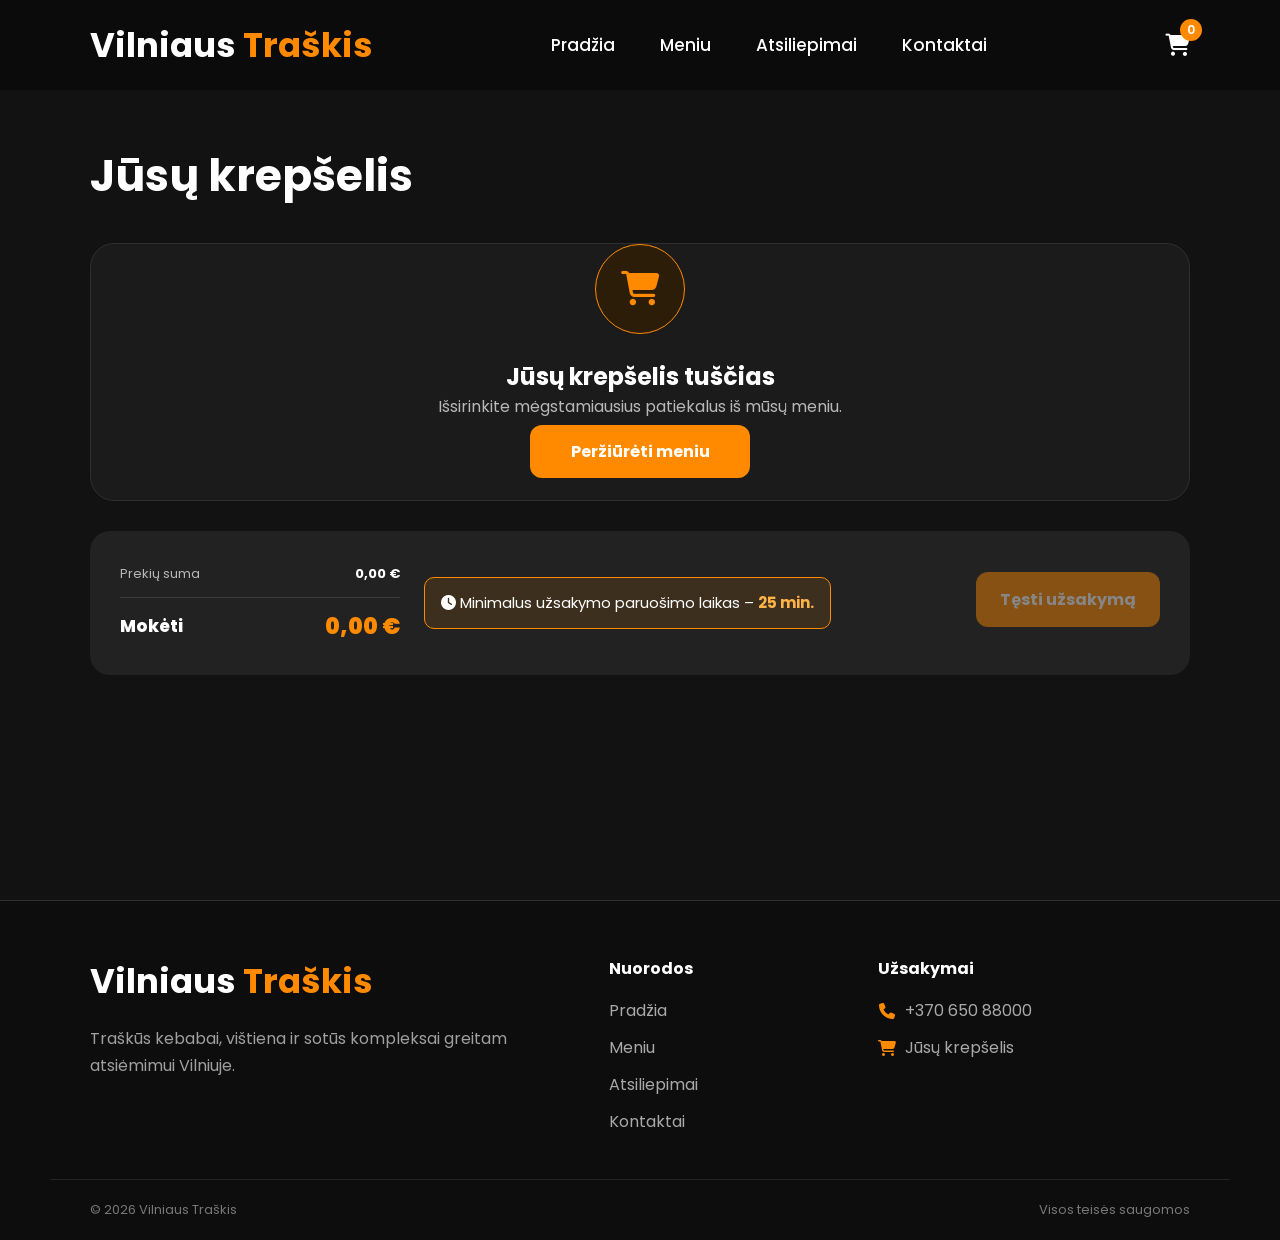
<file: cart.html>
<!DOCTYPE html>
<html lang="lt">

<head>

    <meta charset="UTF-8">

    <meta
        name="viewport"
        content="width=device-width, initial-scale=1.0"
    >

    <title>Krepšelis | Vilniaus Traškis</title>

    <link rel="stylesheet" href="css/style.css">

    <link rel="preconnect" href="https://fonts.googleapis.com">

    <link
        rel="preconnect"
        href="https://fonts.gstatic.com"
        crossorigin
    >

    <link
        href="https://fonts.googleapis.com/css2?family=Poppins:wght@300;400;500;600;700;800&display=swap"
        rel="stylesheet"
    >

    <link
        rel="stylesheet"
        href="https://cdnjs.cloudflare.com/ajax/libs/font-awesome/6.7.2/css/all.min.css"
    >

    <!-- Google tag (gtag.js) -->
    <script
        async
        src="https://www.googletagmanager.com/gtag/js?id=G-XC0Q2H0T8N"
    ></script>

    <script>
        window.dataLayer =
            window.dataLayer || [];

        function gtag() {
            dataLayer.push(arguments);
        }

        gtag("js", new Date());

        gtag(
            "config",
            "G-XC0Q2H0T8N"
        );
    </script>

</head>

<body>

    <header class="header">

        <div class="container">

            <a
                href="index.html"
                class="logo"
            >
                Vilniaus <span>Traškis</span>
            </a>

            <nav class="navbar">

                <a href="index.html">
                    Pradžia
                </a>

                <a href="menu.html">
                    Meniu
                </a>

                <a href="reviews.html">
                    Atsiliepimai
                </a>

                <a href="contact.html">
                    Kontaktai
                </a>

            </nav>

            <div class="header-right">

                <a
                    href="cart.html"
                    class="cart"
                    aria-label="Krepšelis"
                >

                    <i class="fa-solid fa-cart-shopping"></i>

                    <span class="cart-count">
                        0
                    </span>

                </a>

            </div>

        </div>

    </header>


    <main class="cart-page">

        <div class="container">

            <h1>
                Jūsų krepšelis
            </h1>

            <div id="cartItems"></div>


         
<div class="cart-summary">

    <div class="cart-summary__prices">

        <div class="cart-price-summary">

            <div class="cart-price-row">

                <span>
                    Prekių suma
                </span>

                <strong id="cartSubtotal">
                    0,00 €
                </strong>

            </div>

            <!-- Paslėpta nuolaidos eilutė dėl JS suderinamumo -->
            <div
                class="cart-price-row cart-price-row--discount"
                style="display: none;"
            >
                <span></span>

                <strong id="cartDiscount">
                    0,00 €
                </strong>
            </div>



                        <div
                            class="cart-price-row cart-price-row--total"
                        >

                            <span>
                                Mokėti
                            </span>

                            <strong id="cartTotal">
                                0,00 €
                            </strong>

                        </div>

                    </div>

                </div>


                <div class="pickup-notice">

                    <i class="fa-solid fa-clock"></i>

                    <span>
                        Minimalus užsakymo paruošimo laikas –
                        <strong>25 min.</strong>
                    </span>

                </div>


                <a
                    href="checkout.html"
                    class="checkout-btn"
                >
                    Tęsti užsakymą
                </a>

            </div>

        </div>

    </main>


    <footer class="footer">

        <div class="container footer-grid">

            <div class="footer-brand">

                <a
                    href="index.html"
                    class="logo"
                >
                    Vilniaus <span>Traškis</span>
                </a>

                <p>
                    Traškūs kebabai, vištiena ir sotūs kompleksai
                    greitam atsiėmimui Vilniuje.
                </p>

            </div>


            <div class="footer-column">

                <h3>
                    Nuorodos
                </h3>

                <a href="index.html">
                    Pradžia
                </a>

                <a href="menu.html">
                    Meniu
                </a>

                <a href="reviews.html">
                    Atsiliepimai
                </a>

                <a href="contact.html">
                    Kontaktai
                </a>

            </div>


            <div class="footer-column">

                <h3>
                    Užsakymai
                </h3>

                <a href="tel:+37065088000">

                    <i class="fa-solid fa-phone"></i>

                    +370 650 88000

                </a>

                <a href="cart.html">

                    <i class="fa-solid fa-cart-shopping"></i>

                    Jūsų krepšelis

                </a>

            </div>

        </div>


        <div class="container footer-bottom">

            <span>
                ©
                <span class="current-year"></span>
                Vilniaus Traškis
            </span>

            <span>
                Visos teisės saugomos
            </span>

        </div>

    </footer>


    <script src="js/script.js"></script>
    <script src="js/cart.js"></script>

</body>

</html>
</file>
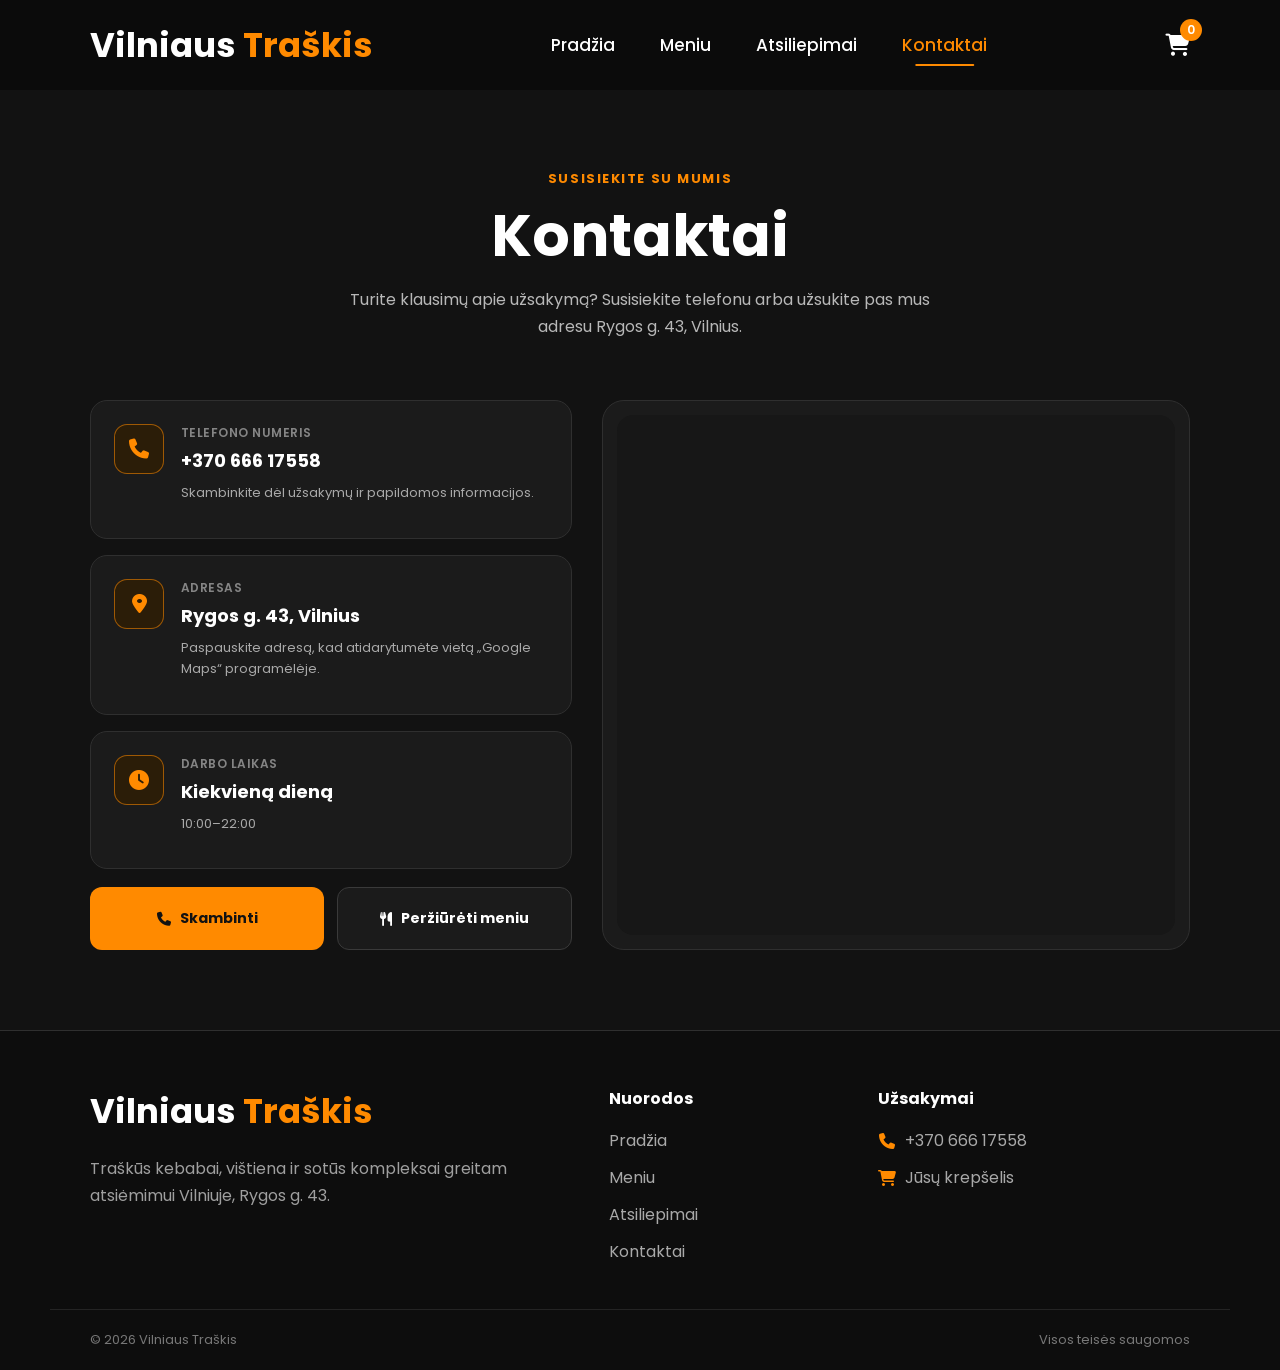
<file: contact.html>
<!DOCTYPE html>
<html lang="lt">

<head>

    <meta charset="UTF-8">

    <meta name="viewport"
          content="width=device-width, initial-scale=1.0">

    <meta name="description"
          content="Vilniaus Traškis – Rygos g. 43, Vilnius. Kebabai, traški vištiena, burgeriai ir užkandžiai. Telefonas +370 666 17558. Dirbame kasdien 10:00–22:00.">

    <title>Kontaktai – Rygos g. 43 | Vilniaus Traškis</title>

    <link rel="stylesheet" href="css/style.css">

    <link rel="preconnect"
          href="https://fonts.googleapis.com">

    <link rel="preconnect"
          href="https://fonts.gstatic.com"
          crossorigin>

    <link href="https://fonts.googleapis.com/css2?family=Poppins:wght@300;400;500;600;700;800&display=swap"
          rel="stylesheet">

    <link rel="stylesheet"
          href="https://cdnjs.cloudflare.com/ajax/libs/font-awesome/6.7.2/css/all.min.css">

    <!-- Google Analytics -->
    <script async
        src="https://www.googletagmanager.com/gtag/js?id=G-XC0Q2H0T8N">
    </script>

    <script>
        window.dataLayer = window.dataLayer || [];

        function gtag() {
            dataLayer.push(arguments);
        }

        gtag('js', new Date());
        gtag('config', 'G-XC0Q2H0T8N');
    </script>

</head>

<body>

<!-- HEADER -->
<header class="header">

    <div class="container">

        <a href="index.html" class="logo">
            Vilniaus <span>Traškis</span>
        </a>

        <nav class="navbar">

            <a href="index.html">Pradžia</a>
            <a href="menu.html">Meniu</a>
            <a href="reviews.html">Atsiliepimai</a>
            <a href="contact.html">Kontaktai</a>

        </nav>

        <div class="header-right">

            <a href="cart.html"
               class="cart"
               aria-label="Atidaryti krepšelį">

                <i class="fa-solid fa-cart-shopping"></i>

                <span class="cart-count">0</span>

            </a>

            <button
                type="button"
                class="menu-toggle"
                aria-label="Atidaryti meniu"
                aria-expanded="false">

                <i class="fa-solid fa-bars"></i>

            </button>

        </div>

    </div>

</header>


<!-- KONTAKTŲ PUSLAPIS -->
<main class="contact-page">

    <section class="contact-heading">

        <div class="container">

            <span class="section-label">
                SUSISIEKITE SU MUMIS
            </span>

            <h1>Kontaktai</h1>

            <p>
                Turite klausimų apie užsakymą?
                Susisiekite telefonu arba užsukite pas mus
                adresu Rygos g. 43, Vilnius.
            </p>

        </div>

    </section>


    <section class="contact-section">

        <div class="container contact-layout">

            <div class="contact-information">


                <!-- TELEFONO NUMERIS -->
                <div class="contact-card">

                    <div class="contact-card-icon">

                        <i class="fa-solid fa-phone"></i>

                    </div>

                    <div>

                        <span>Telefono numeris</span>

                        <a href="tel:+37066617558">
                            +370 666 17558
                        </a>

                        <p>
                            Skambinkite dėl užsakymų
                            ir papildomos informacijos.
                        </p>

                    </div>

                </div>


                <!-- ADRESAS -->
                <div class="contact-card">

                    <div class="contact-card-icon">

                        <i class="fa-solid fa-location-dot"></i>

                    </div>

                    <div>

                        <span>Adresas</span>

                        <a
                            href="https://www.google.com/maps/search/?api=1&query=Rygos+g.+43%2C+Vilnius"
                            target="_blank"
                            rel="noopener noreferrer"
                        >
                            Rygos g. 43, Vilnius
                        </a>

                        <p>
                            Paspauskite adresą, kad
                            atidarytumėte vietą
                            „Google Maps“ programėlėje.
                        </p>

                    </div>

                </div>


                <!-- DARBO LAIKAS -->
                <div class="contact-card">

                    <div class="contact-card-icon">

                        <i class="fa-solid fa-clock"></i>

                    </div>

                    <div>

                        <span>Darbo laikas</span>

                        <strong>
                            Kiekvieną dieną
                        </strong>

                        <p>
                            10:00–22:00
                        </p>

                    </div>

                </div>


                <!-- MYGTUKAI -->
                <div class="contact-actions">

                    <a
                        href="tel:+37066617558"
                        class="contact-call-btn"
                    >

                        <i class="fa-solid fa-phone"></i>

                        Skambinti

                    </a>

                    <a
                        href="menu.html"
                        class="contact-menu-btn"
                    >

                        <i class="fa-solid fa-utensils"></i>

                        Peržiūrėti meniu

                    </a>

                </div>

            </div>


            <!-- GOOGLE MAPS ŽEMĖLAPIS -->
            <div class="contact-map-card">

                <div class="contact-map">

                    <iframe
                        src="https://www.google.com/maps?q=Rygos+g.+43%2C+Vilnius&output=embed"
                        title="Vilniaus Traškis – Rygos g. 43, Vilnius"
                        loading="lazy"
                        referrerpolicy="no-referrer-when-downgrade"
                        allowfullscreen
                    ></iframe>

                </div>

            </div>

        </div>

    </section>

</main>


<!-- FOOTER -->
<footer class="footer">

    <div class="container footer-grid">

        <div class="footer-brand">

            <a href="index.html" class="logo">
                Vilniaus <span>Traškis</span>
            </a>

            <p>
                Traškūs kebabai, vištiena ir sotūs
                kompleksai greitam atsiėmimui
                Vilniuje, Rygos g. 43.
            </p>

        </div>


        <!-- NUORODOS -->
        <div class="footer-column">

            <h3>Nuorodos</h3>

            <a href="index.html">Pradžia</a>
            <a href="menu.html">Meniu</a>
            <a href="reviews.html">Atsiliepimai</a>
            <a href="contact.html">Kontaktai</a>

        </div>


        <!-- UŽSAKYMAI -->
        <div class="footer-column">

            <h3>Užsakymai</h3>

            <a href="tel:+37066617558">

                <i class="fa-solid fa-phone"></i>

                +370 666 17558

            </a>

            <a href="cart.html">

                <i class="fa-solid fa-cart-shopping"></i>

                Jūsų krepšelis

            </a>

        </div>

    </div>


    <div class="container footer-bottom">

        <span>
            © <span class="current-year"></span>
            Vilniaus Traškis
        </span>

        <span>Visos teisės saugomos</span>

    </div>

</footer>


<script src="js/script.js"></script>

</body>

</html>
</file>
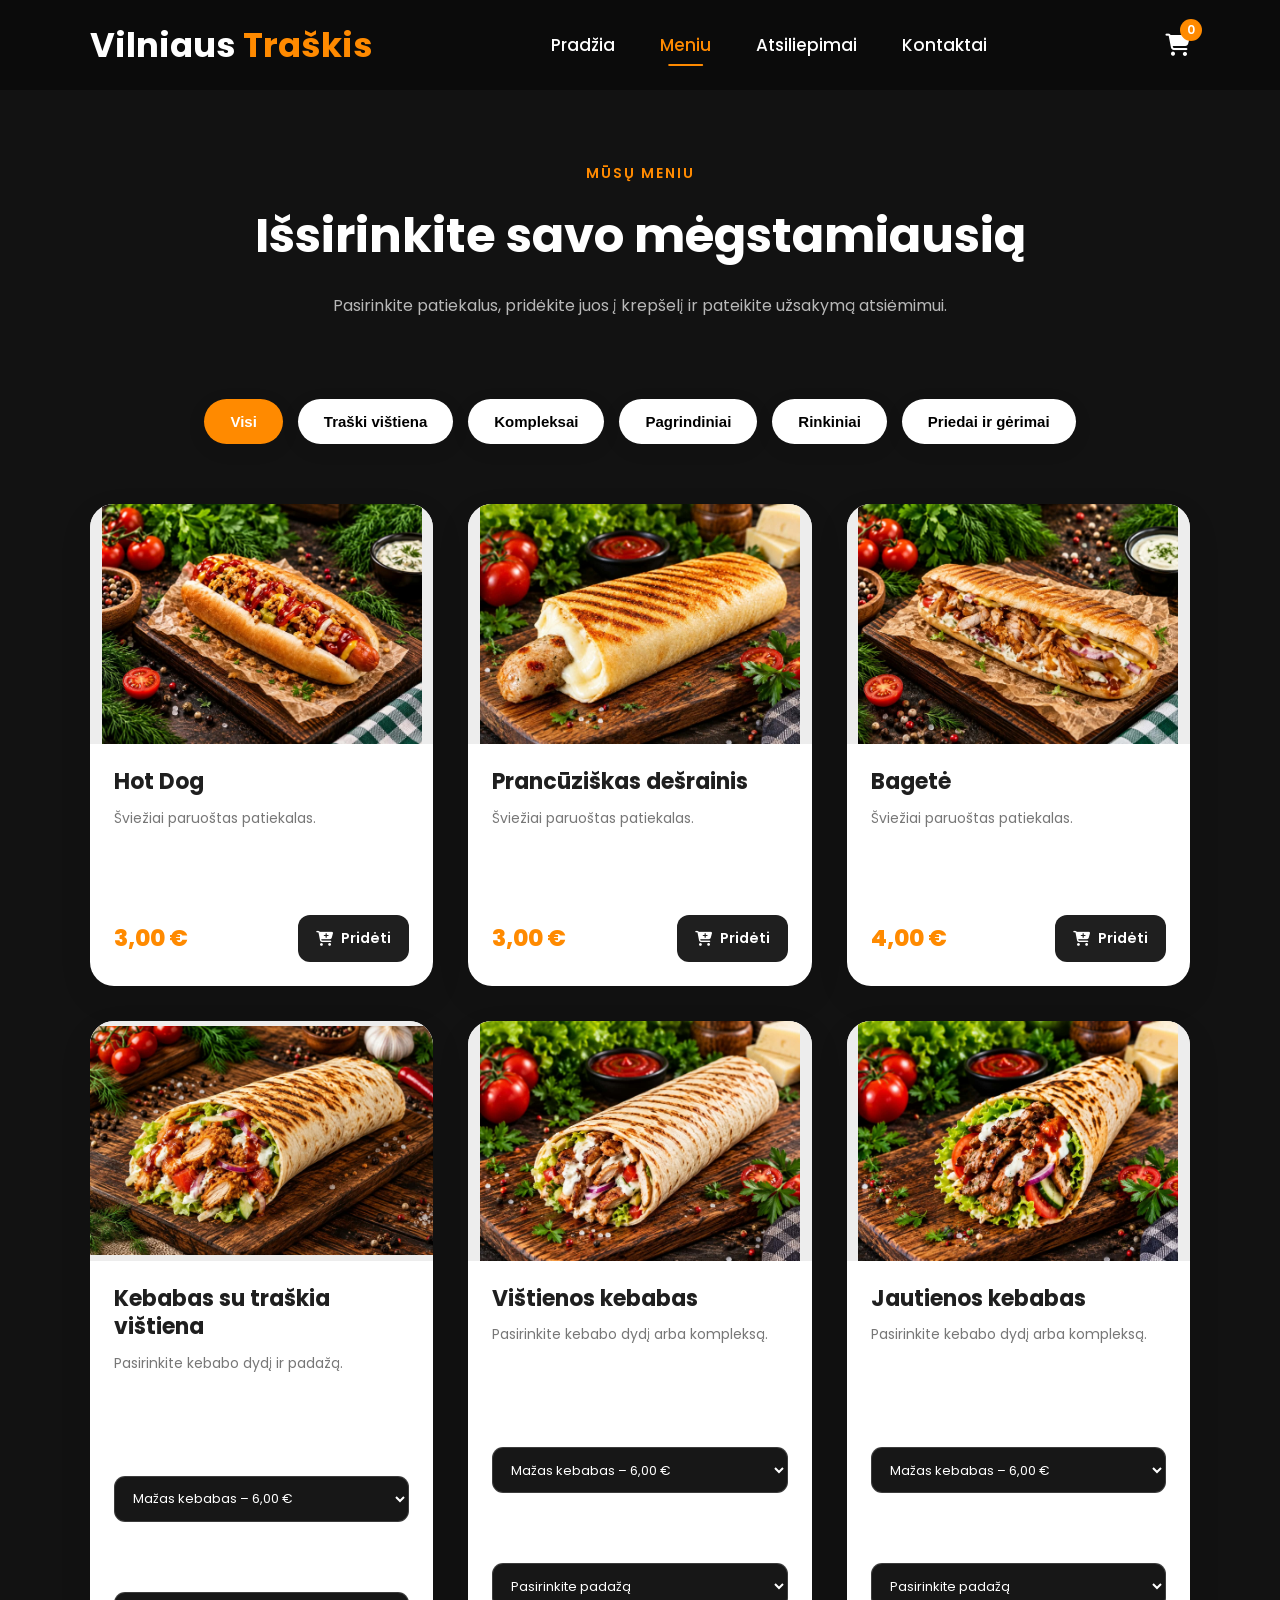
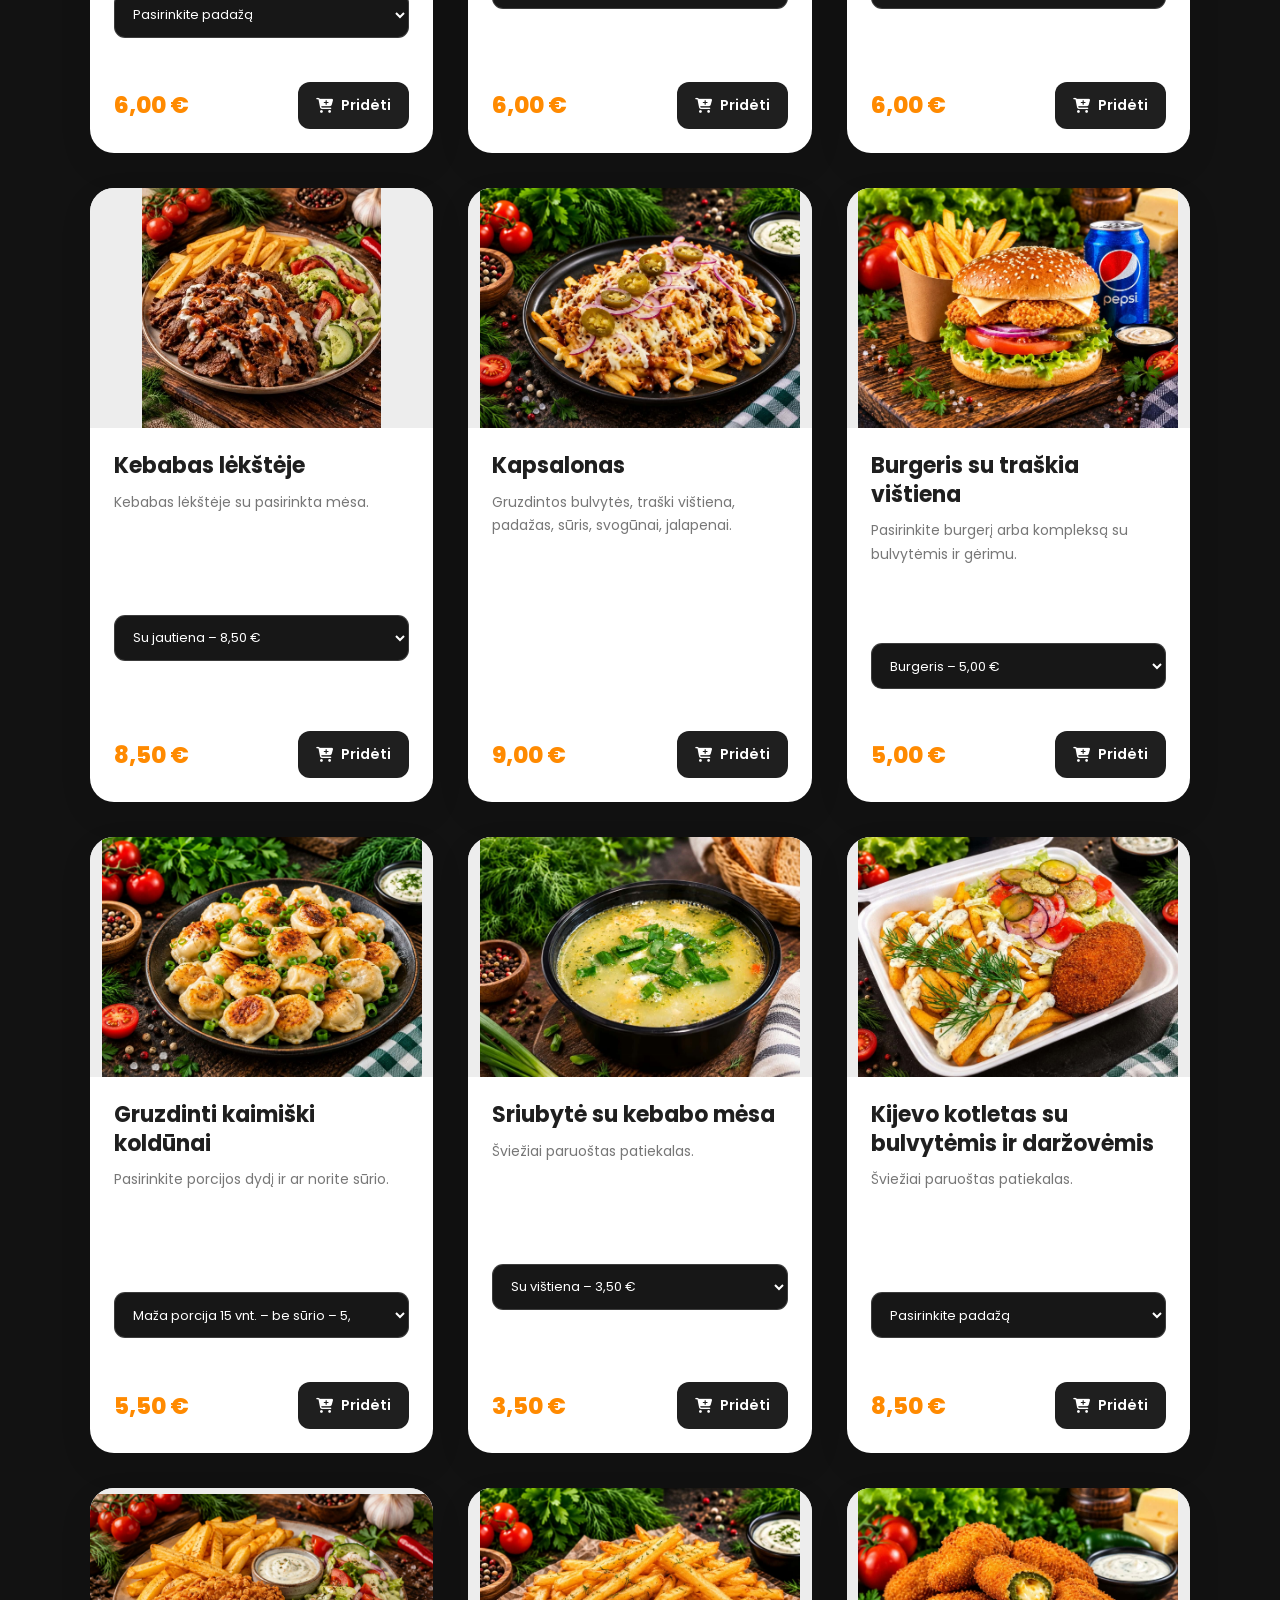
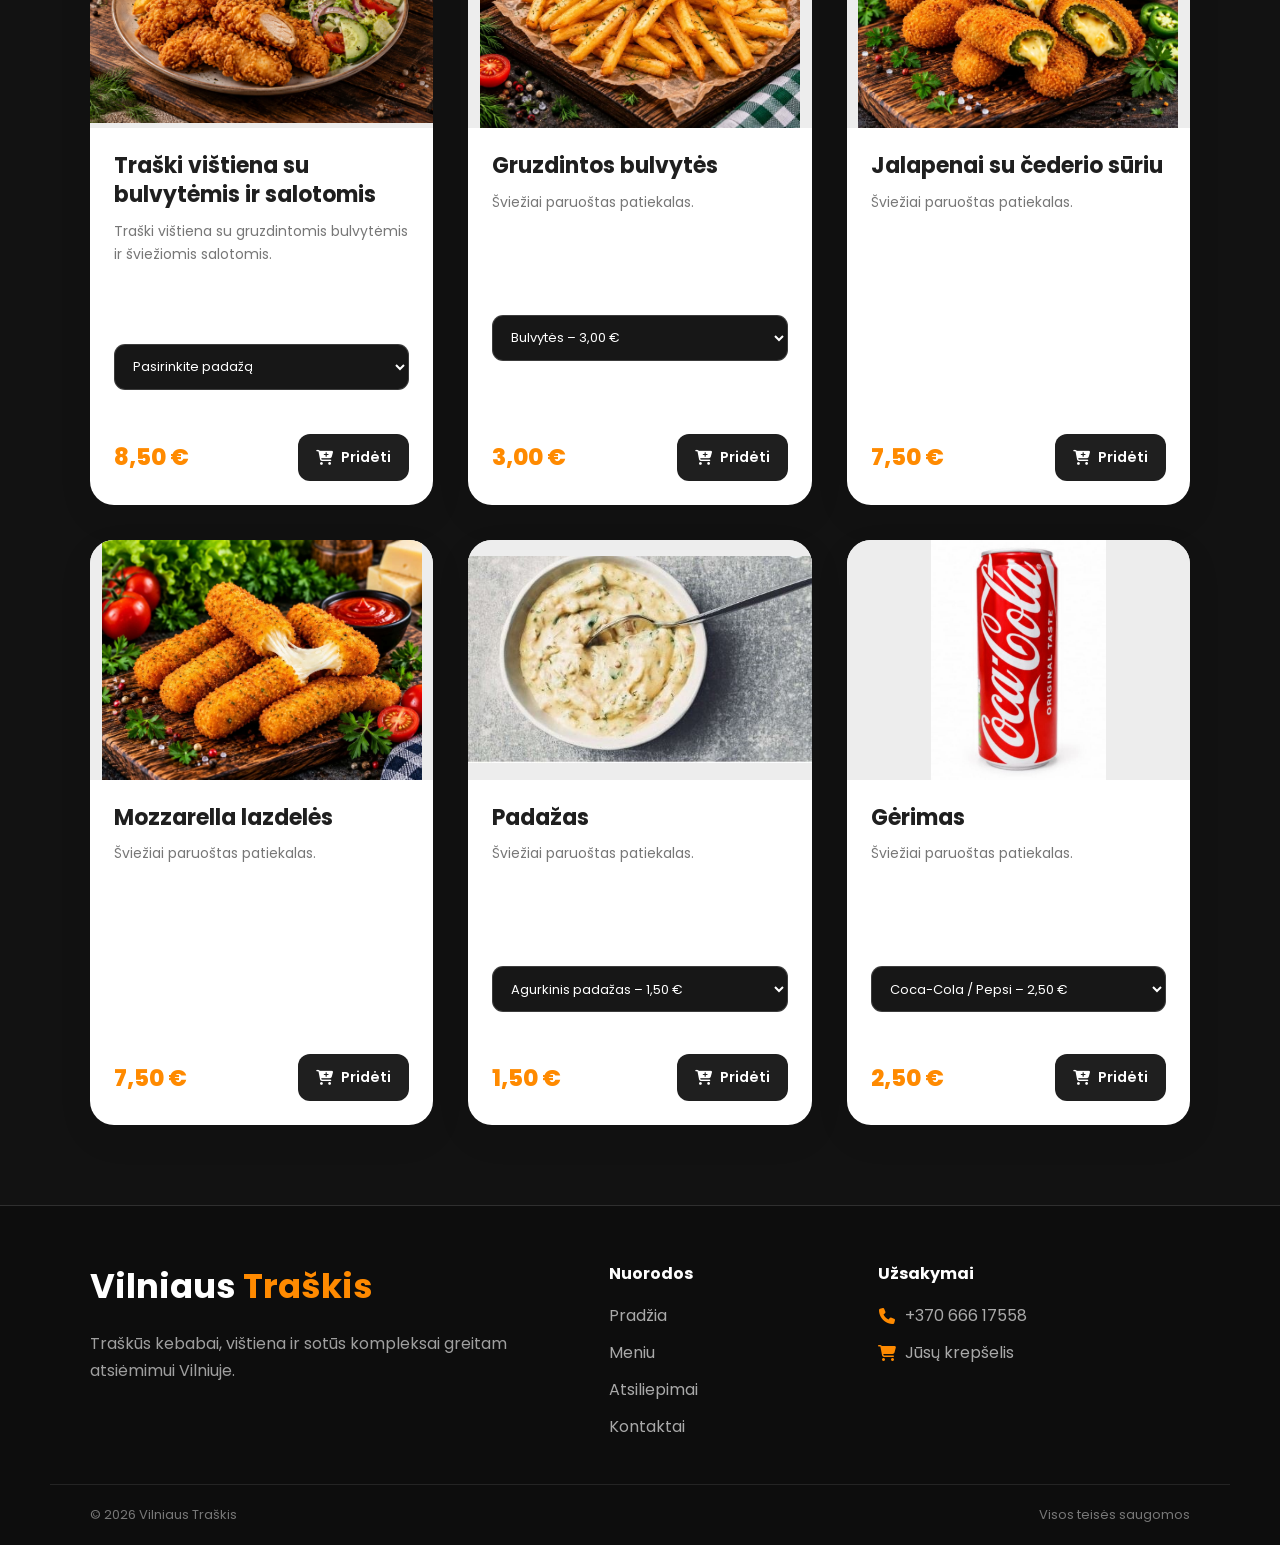
<file: menu.html>
<!DOCTYPE html>
<html lang="lt">

<head>

    <meta charset="UTF-8">

    <meta name="viewport" content="width=device-width, initial-scale=1.0">

<title>Meniu | Vilniaus Traškis – Užsisakyk internetu</title>

<meta name="description" content="Peržiūrėkite Vilniaus Traškio meniu, pasirinkite patiekalus, pridėkite juos į krepšelį ir pateikite užsakymą atsiėmimui.">

<meta name="robots" content="index,follow">

<link rel="canonical" href="https://vilniaustraskis.lt/menu.html">

<meta property="og:type" content="website">
<meta property="og:url" content="https://vilniaustraskis.lt/menu.html">
<meta property="og:title" content="Vilniaus Traškis – Meniu">
<meta property="og:description" content="Peržiūrėkite meniu ir pateikite užsakymą internetu.">
<meta property="og:image" content="https://vilniaustraskis.lt/images/hero/hero.jpg">

<meta name="twitter:card" content="summary_large_image">
<meta name="twitter:title" content="Vilniaus Traškis – Meniu">
<meta name="twitter:description" content="Peržiūrėkite meniu ir pateikite užsakymą internetu.">
<meta name="twitter:image" content="https://vilniaustraskis.lt/images/hero/hero.jpg">
<link rel="stylesheet" href="css/style.css">

    <link rel="preconnect" href="https://fonts.googleapis.com">

    <link rel="preconnect" href="https://fonts.gstatic.com" crossorigin>

    <link href="https://fonts.googleapis.com/css2?family=Poppins:wght@300;400;500;600;700;800&display=swap"
          rel="stylesheet">

    <link rel="stylesheet"
          href="https://cdnjs.cloudflare.com/ajax/libs/font-awesome/6.7.2/css/all.min.css">
<!-- Google tag (gtag.js) -->
<script async src="https://www.googletagmanager.com/gtag/js?id=G-XC0Q2H0T8N"></script>
<script>
  window.dataLayer = window.dataLayer || [];
  function gtag(){dataLayer.push(arguments);}
  gtag('js', new Date());

  gtag('config', 'G-XC0Q2H0T8N');
</script>

</head>



<body>

    <header class="header">

        <div class="container">

            <a href="index.html" class="logo">
                Vilniaus <span>Traškis</span>
            </a>

            <nav class="navbar">

                <a href="index.html">Pradžia</a>

                <a href="menu.html">Meniu</a>

                <a href="reviews.html">Atsiliepimai</a>

                <a href="contact.html">Kontaktai</a>

            </nav>

            <div class="header-right">

                <a href="cart.html" class="cart">

                    <i class="fa-solid fa-cart-shopping"></i>

                    <span class="cart-count">0</span>

                </a>

                <div class="menu-toggle">

                    <i class="fa-solid fa-bars"></i>

                </div>

            </div>

        </div>

    </header>

    <main class="menu-page">

        <section class="menu-heading">

            <div class="container">

                <span>MŪSŲ MENIU</span>

                <h1>Išsirinkite savo mėgstamiausią</h1>

                <p>
                    Pasirinkite patiekalus, pridėkite juos į krepšelį
                    ir pateikite užsakymą atsiėmimui.
                </p>

            </div>

        </section>

        <section class="menu-section">

            <div class="container">

                <div class="menu-filters">

                    <button class="filter-btn active" data-category="all">
                        Visi
                    </button>

                    <button class="filter-btn" data-category="chicken">
                        Traški vištiena
                    </button>

                    <button class="filter-btn" data-category="combos">
                        Kompleksai
                    </button>

                    <button class="filter-btn" data-category="main">
                        Pagrindiniai
                    </button>

                    <button class="filter-btn" data-category="sets">
                        Rinkiniai
                    </button>

                    <button class="filter-btn" data-category="extras">
                        Priedai ir gėrimai
                    </button>

                </div>

                <div id="menuGrid" class="menu-grid"></div>

            </div>

        </section>

    </main>
    
<footer class="footer">

    <div class="container footer-grid">

        <div class="footer-brand">

            <a href="index.html" class="logo">
                Vilniaus <span>Traškis</span>
            </a>

            <p>
                Traškūs kebabai, vištiena ir sotūs kompleksai
                greitam atsiėmimui Vilniuje.
            </p>

        </div>

        <div class="footer-column">

            <h3>Nuorodos</h3>

            <a href="index.html">Pradžia</a>
            <a href="menu.html">Meniu</a>
            <a href="reviews.html">Atsiliepimai</a>
            <a href="contact.html">Kontaktai</a>

        </div>

       
<div class="footer-column">

    <h3>Užsakymai</h3>

    <a href="tel:+37066617558">
        <i class="fa-solid fa-phone"></i>
        +370 666 17558
    </a>

    <a href="cart.html">
        <i class="fa-solid fa-cart-shopping"></i>
        Jūsų krepšelis
    </a>

</div>

    </div>

    <div class="container footer-bottom">

        <span>
            © <span class="current-year"></span> Vilniaus Traškis
        </span>

        <span>Visos teisės saugomos</span>

    </div>

</footer>
    <script src="js/script.js"></script>

</body>

</html>
</file>
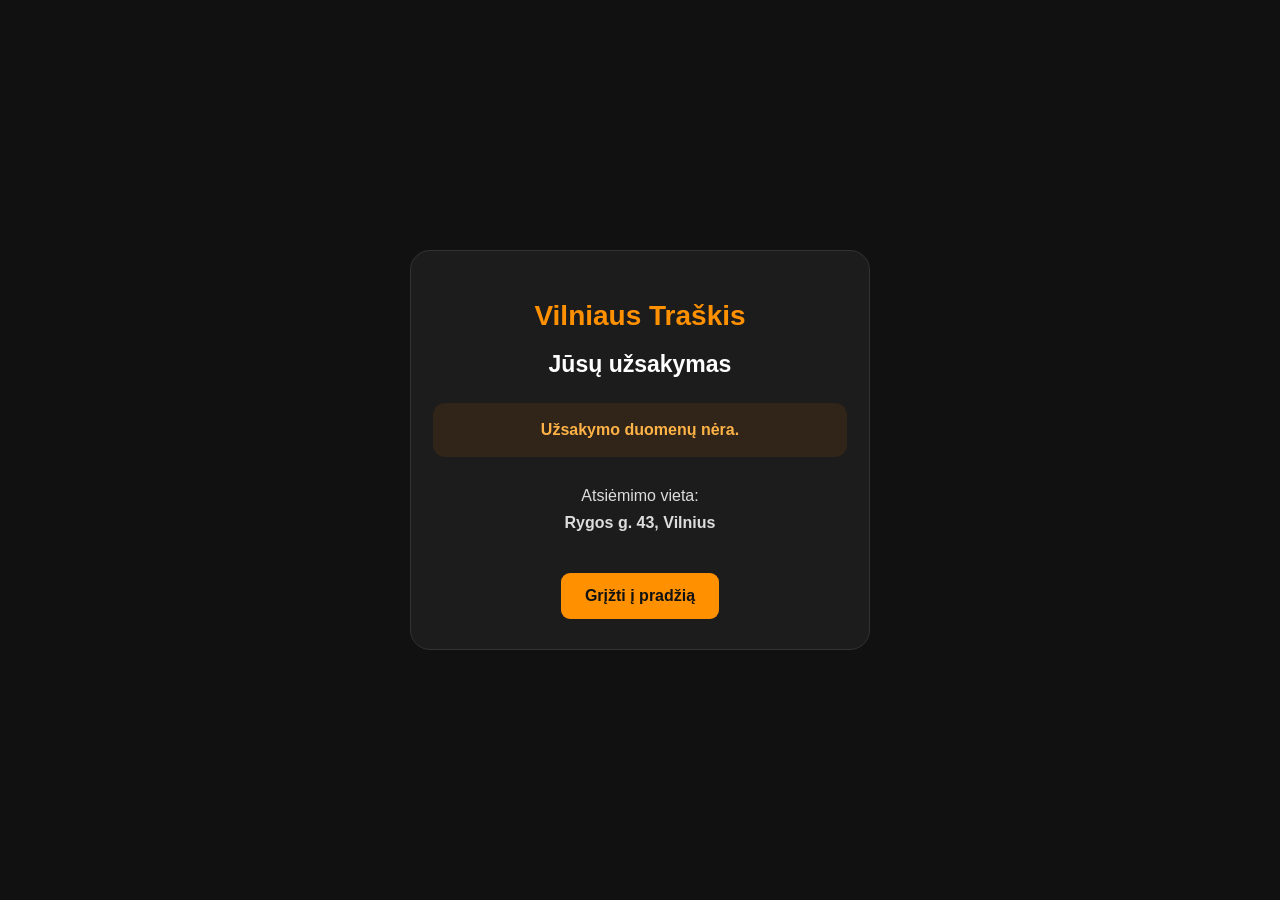
<file: payment-success.html>
<!DOCTYPE html>
<html lang="lt">
<head>
    <meta charset="UTF-8">
    <meta name="viewport" content="width=device-width, initial-scale=1.0">
    <meta name="referrer" content="no-referrer">

    <title>Užsakymo sekimas | Vilniaus Traškis</title>

    <style>
        * {
            box-sizing: border-box;
        }

        body {
            margin: 0;
            min-height: 100vh;
            background: #111;
            color: white;
            font-family: Arial, sans-serif;
            display: flex;
            justify-content: center;
            align-items: center;
            padding: 20px;
        }

        .container {
            background: #1c1c1c;
            border: 1px solid #333;
            border-radius: 20px;
            padding: 30px 22px;
            max-width: 460px;
            width: 100%;
            text-align: center;
        }

        h1 {
            color: #ff9100;
            font-size: 28px;
        }

        h2 {
            font-size: 23px;
        }

        p {
            line-height: 1.7;
            color: #ddd;
        }

        .status {
            margin: 25px 0;
            padding: 18px;
            border-radius: 12px;
            background: #302518;
            color: #ffb347;
            font-weight: bold;
        }

        .status.paid {
            background: #193322;
            color: #9ff0b4;
        }

        .status.cooking {
            background: #382819;
            color: #ffb347;
        }

        .status.ready {
            background: #193322;
            color: #9ff0b4;
        }

        .steps {
            margin: 25px 0;
            text-align: left;
        }

        .step {
            display: flex;
            align-items: center;
            gap: 14px;
            padding: 18px 12px;
            border-bottom: 1px solid #333;
            color: #888;
        }

        .step-icon {
            width: 36px;
            height: 36px;
            display: flex;
            align-items: center;
            justify-content: center;
            background: #333;
            border-radius: 50%;
            font-size: 20px;
            flex-shrink: 0;
        }

        .step.done {
            color: #9ff0b4;
        }

        .step.done .step-icon {
            background: #193322;
        }

        .step.active {
            color: #ffb347;
        }

        .step.active .step-icon {
            background: #382819;
        }

        .step-title {
            font-weight: bold;
            font-size: 16px;
        }

        .step-description {
            font-size: 13px;
            margin-top: 5px;
            opacity: 0.8;
        }

        .order-info {
            background: #252525;
            border-radius: 12px;
            padding: 12px;
            margin: 20px 0;
            overflow-wrap: anywhere;
            font-size: 14px;
        }

        .refresh-info {
            font-size: 12px;
            color: #999;
        }

        a {
            display: inline-block;
            margin-top: 20px;
            padding: 14px 24px;
            background: #ff9100;
            color: #111;
            border-radius: 9px;
            text-decoration: none;
            font-weight: bold;
        }

        [hidden] {
            display: none !important;
        }
    </style>
</head>

<body>

<div class="container">

    <h1>Vilniaus Traškis</h1>

    <h2>Jūsų užsakymas</h2>

    <div class="status" id="payment-status"
         role="status" aria-live="polite">
        Mokėjimo rezultatas tikrinamas...
    </div>

    <div class="order-info" id="order-info" hidden>
        <p id="order-number"></p>
        <p id="pickup-time" hidden></p>
    </div>

    <div class="steps" id="order-steps" hidden>

        <div class="step" id="step-paid">
            <div class="step-icon">✓</div>

            <div>
                <div class="step-title">
                    Užsakymas apmokėtas
                </div>

                <div class="step-description">
                    Užsakymas perduotas darbuotojams
                </div>
            </div>
        </div>

        <div class="step" id="step-cooking">
            <div class="step-icon">🍳</div>

            <div>
                <div class="step-title">
                    Gaminama
                </div>

                <div class="step-description">
                    Ruošiame jūsų maistą
                </div>
            </div>
        </div>

        <div class="step" id="step-ready">
            <div class="step-icon">✓</div>

            <div>
                <div class="step-title">
                    Paruošta atsiimti
                </div>

                <div class="step-description">
                    Jūsų užsakymas paruoštas
                </div>
            </div>
        </div>

    </div>

    <p>
        Atsiėmimo vieta:<br>
        <strong>Rygos g. 43, Vilnius</strong>
    </p>

    <p class="refresh-info" id="refresh-info">
        Užsakymo būsena atnaujinama automatiškai.
        Puslapio perkrauti nereikia.
    </p>

    <a href="index.html">
        Grįžti į pradžią
    </a>

</div>

<script>
(async function () {

    const CHECK_PAYMENT_URL =
        "https://uzxwackufvrkfhmenhdy.supabase.co/functions/v1/montonio-check-payment";

    const statusBox =
        document.getElementById("payment-status");

    const orderNumberBox =
        document.getElementById("order-number");

    const pickupTimeBox =
        document.getElementById("pickup-time");

    const orderInfo =
        document.getElementById("order-info");

    const orderSteps =
        document.getElementById("order-steps");

    const stepPaid =
        document.getElementById("step-paid");

    const stepCooking =
        document.getElementById("step-cooking");

    const stepReady =
        document.getElementById("step-ready");

    const refreshInfo =
        document.getElementById("refresh-info");

    const params =
        new URLSearchParams(window.location.search);

    const orderToken =
        params.get("order-token");

    const STORAGE_KEY =
        "traskisOrderTrackingToken";

    let trackingToken = null;

    try {
        if (orderToken) {
            sessionStorage.removeItem(STORAGE_KEY);
        } else {
            trackingToken =
                sessionStorage.getItem(STORAGE_KEY);
        }
    } catch (error) {
        console.warn("Storage unavailable");
    }

    if (!orderToken && !trackingToken) {
        statusBox.textContent =
            "Užsakymo duomenų nėra.";

        refreshInfo.textContent = "";
        return;
    }

    let paymentConfirmed = false;
    let cartCleared = false;

    function showStatus(message, type = "") {
        statusBox.textContent = message;
        statusBox.className = "status " + type;
    }

    function showOrderStatus(result) {

        if (result.orderNumber) {
            orderInfo.hidden = false;

            orderNumberBox.textContent =
                "Užsakymo numeris: " +
                result.orderNumber;
        }

        if (result.pickupTime) {
            pickupTimeBox.hidden = false;

            pickupTimeBox.textContent =
                "Atsiėmimo laikas: " +
                result.pickupTime;
        }

        if (result.paid !== true) {

            showStatus(
                "Laukiama mokėjimo patvirtinimo..."
            );

            return false;
        }

        paymentConfirmed = true;
        orderSteps.hidden = false;

        stepPaid.className = "step done";
        stepCooking.className = "step";
        stepReady.className = "step";

        if (!cartCleared) {
            try {
                localStorage.removeItem("traskisCart");

                sessionStorage.removeItem(
                    "traskisPendingPaymentOrder"
                );
            } catch (error) {
                console.warn("Storage unavailable");
            }

            cartCleared = true;
        }

        const orderStatus =
            String(result.orderStatus || "")
                .toLowerCase()
                .trim();

        if (
            ["ready", "prepared", "paruosta", "paruošta"]
                .includes(orderStatus)
        ) {

            stepCooking.className = "step done";
            stepReady.className = "step done";

            showStatus(
                "✓ Jūsų užsakymas paruoštas atsiimti!",
                "ready"
            );

            refreshInfo.textContent =
                "Kviečiame atsiimti savo užsakymą.";

            return true;
        }

        if (
            ["completed", "collected", "picked_up"]
                .includes(orderStatus)
        ) {

            stepCooking.className = "step done";
            stepReady.className = "step done";

            showStatus(
                "✓ Užsakymas užbaigtas. Ačiū!",
                "ready"
            );

            refreshInfo.textContent =
                "Dėkojame, kad pasirinkote Vilniaus Traškį!";

            return true;
        }

        if (
            ["cooking", "preparing", "in_progress", "gaminama"]
                .includes(orderStatus)
        ) {

            stepCooking.className = "step active";

            showStatus(
                "🍳 Jūsų užsakymas gaminamas!",
                "cooking"
            );

            return false;
        }

        if (
            ["cancelled", "canceled"]
                .includes(orderStatus)
        ) {
            showStatus(
                "Užsakymas atšauktas. Susisiekite su darbuotojais."
            );

            refreshInfo.textContent = "";
            return true;
        }

        showStatus(
            "✓ Užsakymas apmokėtas ir gautas!",
            "paid"
        );

        return false;
    }

    async function checkOrder() {

        try {

            const response = await fetch(
                CHECK_PAYMENT_URL,
                {
                    method: "POST",

                    headers: {
                        "Content-Type": "application/json"
                    },

                    cache: "no-store",

                    body: JSON.stringify(
                        trackingToken
                            ? { trackingToken }
                            : { orderToken }
                    )
                }
            );

            if (
                response.status === 401 ||
                response.status === 403 ||
                response.status === 404
            ) {

                refreshInfo.textContent =
                    "Užsakymo sekimas nepasiekiamas. " +
                    "Jeigu sumokėjote, susisiekite su darbuotojais. " +
                    "Užsakymo iš naujo nepateikite.";

                if (!paymentConfirmed) {
                    showStatus(
                        "Nepavyko patikrinti užsakymo."
                    );
                }

                return;
            }

            const result = await response.json();

            if (!response.ok || !result.success) {
                throw new Error(
                    result.error ||
                    "Nepavyko patikrinti užsakymo"
                );
            }

            if (
                typeof result.trackingToken === "string"
            ) {

                trackingToken = result.trackingToken;

                try {
                    sessionStorage.setItem(
                        STORAGE_KEY,
                        trackingToken
                    );

                    window.history.replaceState(
                        {},
                        "",
                        window.location.pathname
                    );

                } catch (error) {
                    console.warn("Storage unavailable");
                }
            }

            refreshInfo.textContent =
                "Užsakymo būsena atnaujinama automatiškai.";

            const finished = showOrderStatus(result);

            if (!finished) {
                setTimeout(checkOrder, 5000);
            }

        } catch (error) {

            console.error(
                "Užsakymo tikrinimo klaida:",
                error
            );

            refreshInfo.textContent =
                "Ryšys laikinai sutriko. Bandome prisijungti iš naujo.";

            if (!paymentConfirmed) {
                showStatus(
                    "Mokėjimas dar tikrinamas. " +
                    "Užsakymo iš naujo nepateikite."
                );
            }

            setTimeout(checkOrder, 5000);
        }
    }

    await checkOrder();

})();
</script>

</body>
</html>
</file>
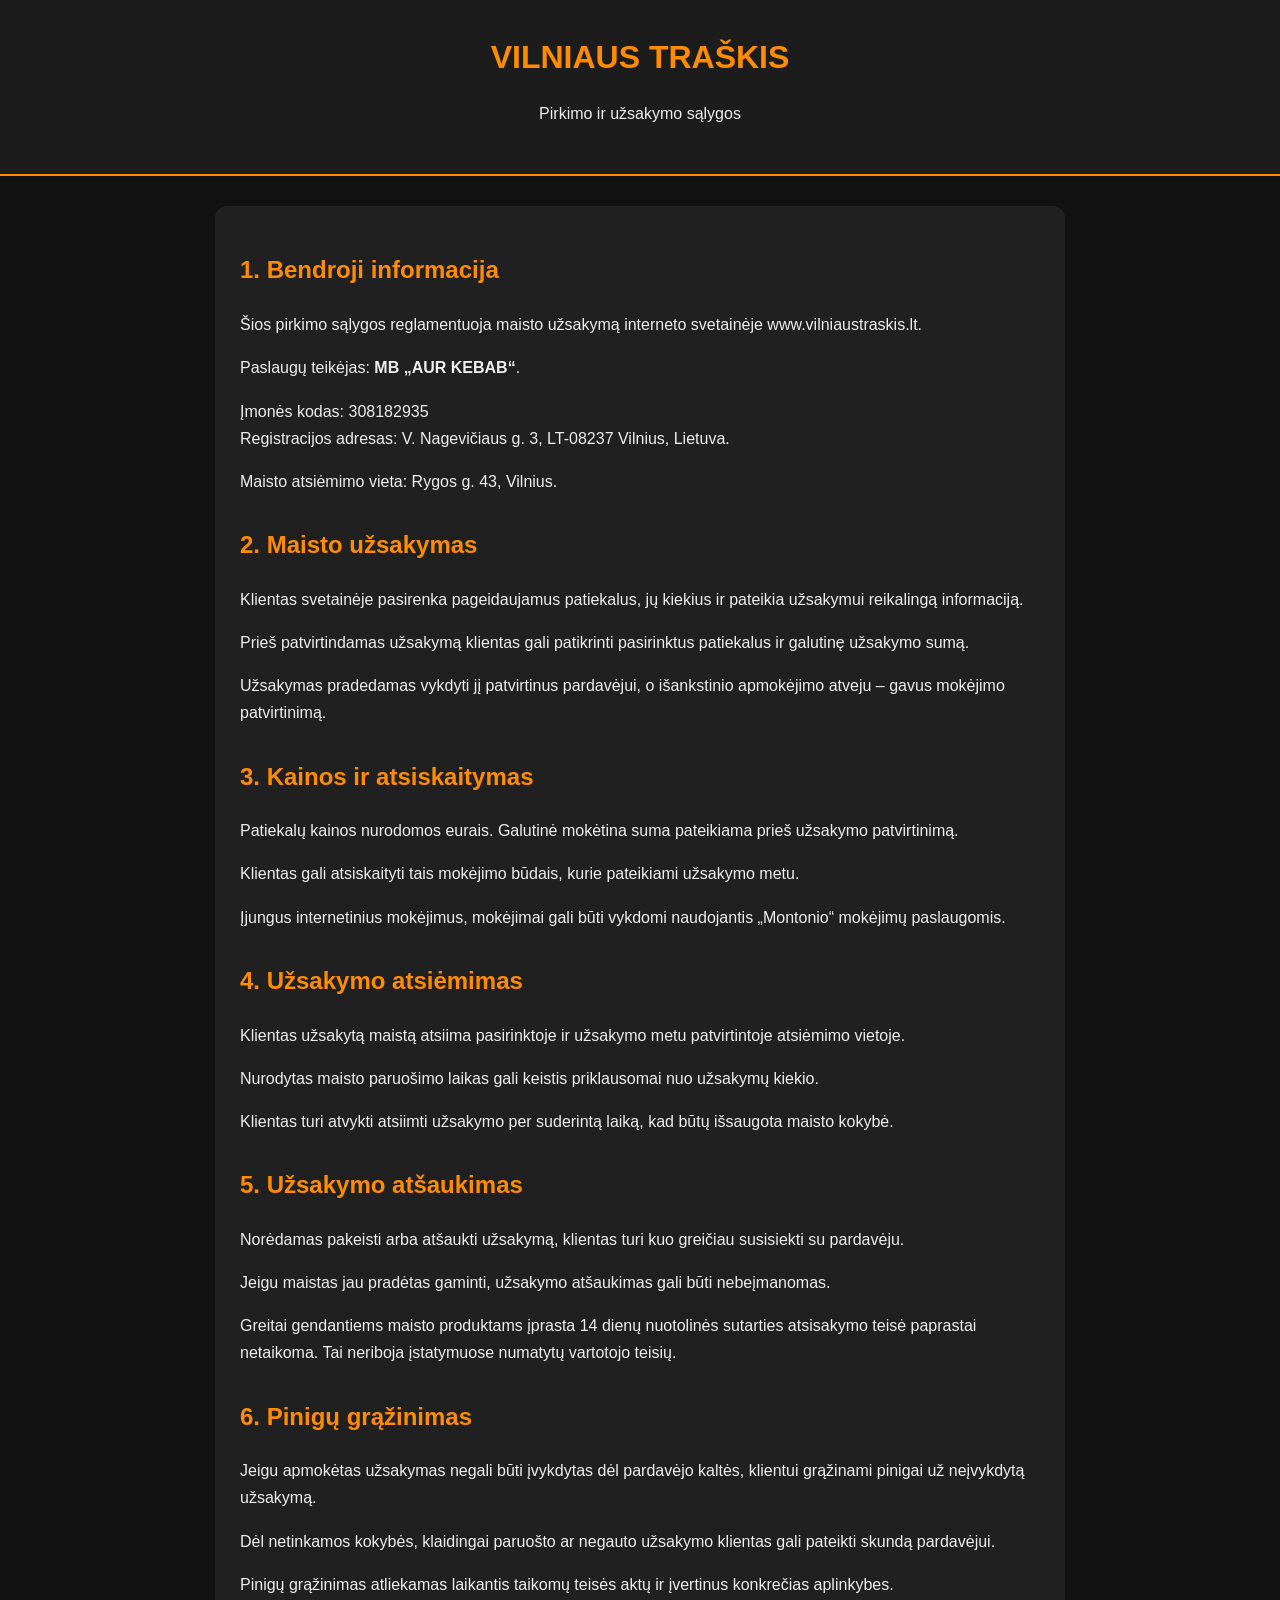
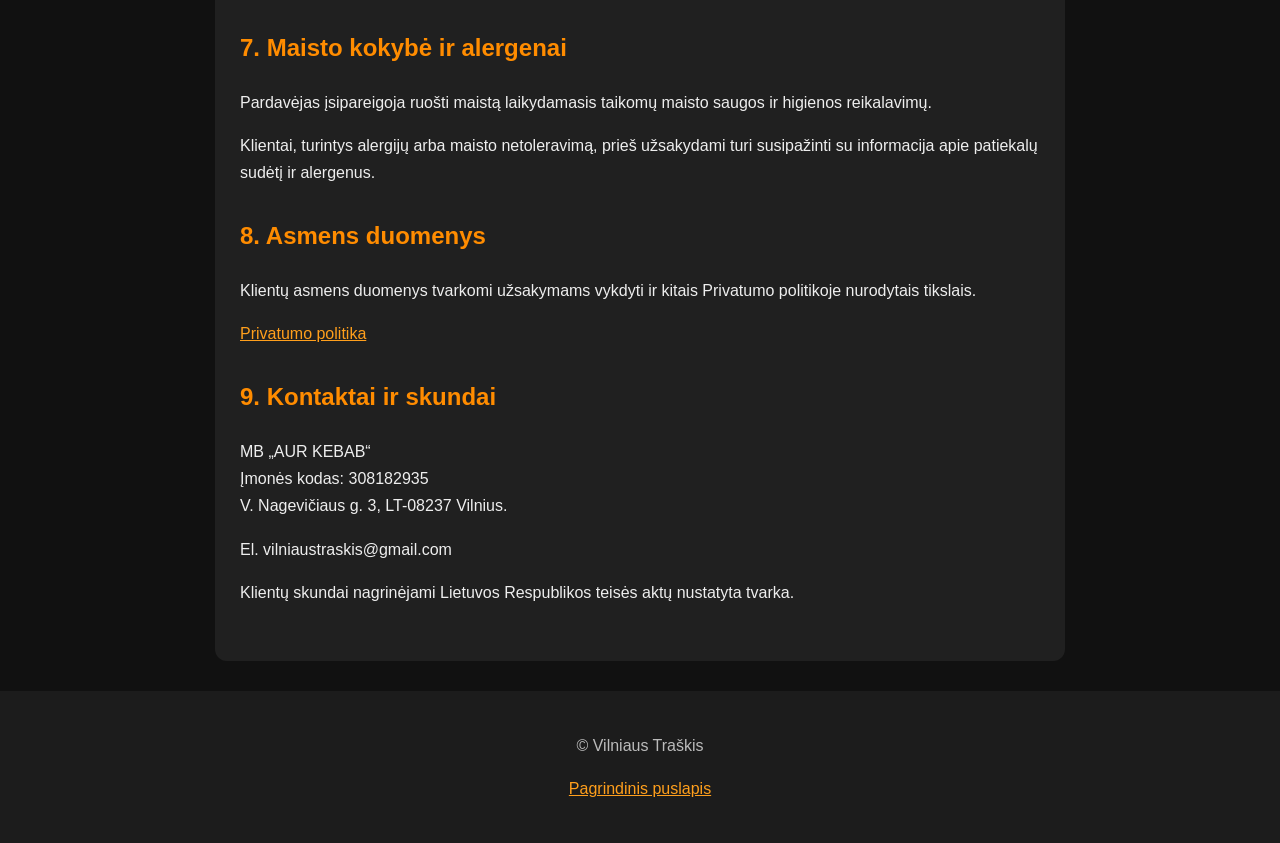
<file: pirkimo-salygos.html>
<!DOCTYPE html>
<html lang="lt">
<head>
  <meta charset="UTF-8">
  <meta name="viewport"
        content="width=device-width, initial-scale=1.0">

  <title>Pirkimo sąlygos | Vilniaus Traškis</title>

  <style>
    * {
      box-sizing: border-box;
    }

    body {
      margin: 0;
      background: #111;
      color: #eee;
      font-family: Arial, sans-serif;
      line-height: 1.7;
    }

    header {
      background: #1c1c1c;
      text-align: center;
      padding: 30px 15px;
      border-bottom: 2px solid #ff8c00;
    }

    h1, h2 {
      color: #ff8c00;
    }

    header h1 {
      margin: 0;
    }

    main {
      max-width: 850px;
      margin: 30px auto;
      padding: 25px;
      background: #202020;
      border-radius: 12px;
    }

    section {
      margin-bottom: 30px;
    }

    a {
      color: #ff9f1c;
    }

    footer {
      text-align: center;
      padding: 25px;
      color: #bbb;
      background: #1c1c1c;
    }

    @media (max-width: 600px) {
      main {
        margin: 15px;
        padding: 18px;
      }
    }
  </style>
</head>

<body>

<header>
  <h1>VILNIAUS TRAŠKIS</h1>
  <p>Pirkimo ir užsakymo sąlygos</p>
</header>

<main>

  <section>
    <h2>1. Bendroji informacija</h2>

    <p>
      Šios pirkimo sąlygos reglamentuoja
      maisto užsakymą interneto svetainėje
      www.vilniaustraskis.lt.
    </p>

    <p>
      Paslaugų teikėjas:
      <strong>MB „AUR KEBAB“</strong>.
    </p>

    <p>
      Įmonės kodas: 308182935<br>
      Registracijos adresas:
      V. Nagevičiaus g. 3,
      LT-08237 Vilnius, Lietuva.
    </p>

    <p>
      Maisto atsiėmimo vieta:
      Rygos g. 43, Vilnius.
    </p>
  </section>

  <section>
    <h2>2. Maisto užsakymas</h2>

    <p>
      Klientas svetainėje pasirenka
      pageidaujamus patiekalus,
      jų kiekius ir pateikia
      užsakymui reikalingą informaciją.
    </p>

    <p>
      Prieš patvirtindamas užsakymą
      klientas gali patikrinti
      pasirinktus patiekalus ir
      galutinę užsakymo sumą.
    </p>

    <p>
      Užsakymas pradedamas vykdyti
      jį patvirtinus pardavėjui,
      o išankstinio apmokėjimo atveju –
      gavus mokėjimo patvirtinimą.
    </p>
  </section>

  <section>
    <h2>3. Kainos ir atsiskaitymas</h2>

    <p>
      Patiekalų kainos nurodomos eurais.
      Galutinė mokėtina suma
      pateikiama prieš užsakymo patvirtinimą.
    </p>

    <p>
      Klientas gali atsiskaityti
      tais mokėjimo būdais,
      kurie pateikiami užsakymo metu.
    </p>

    <p>
      Įjungus internetinius mokėjimus,
      mokėjimai gali būti vykdomi
      naudojantis „Montonio“
      mokėjimų paslaugomis.
    </p>
  </section>

  <section>
    <h2>4. Užsakymo atsiėmimas</h2>

    <p>
      Klientas užsakytą maistą atsiima
      pasirinktoje ir užsakymo metu
      patvirtintoje atsiėmimo vietoje.
    </p>

    <p>
      Nurodytas maisto paruošimo
      laikas gali keistis
      priklausomai nuo užsakymų kiekio.
    </p>

    <p>
      Klientas turi atvykti atsiimti
      užsakymo per suderintą laiką,
      kad būtų išsaugota maisto kokybė.
    </p>
  </section>

  <section>
    <h2>5. Užsakymo atšaukimas</h2>

    <p>
      Norėdamas pakeisti arba atšaukti
      užsakymą, klientas turi kuo greičiau
      susisiekti su pardavėju.
    </p>

    <p>
      Jeigu maistas jau pradėtas gaminti,
      užsakymo atšaukimas gali būti
      nebeįmanomas.
    </p>

    <p>
      Greitai gendantiems maisto produktams
      įprasta 14 dienų nuotolinės sutarties
      atsisakymo teisė paprastai netaikoma.
      Tai neriboja įstatymuose numatytų
      vartotojo teisių.
    </p>
  </section>

  <section>
    <h2>6. Pinigų grąžinimas</h2>

    <p>
      Jeigu apmokėtas užsakymas
      negali būti įvykdytas dėl
      pardavėjo kaltės, klientui
      grąžinami pinigai už
      neįvykdytą užsakymą.
    </p>

    <p>
      Dėl netinkamos kokybės,
      klaidingai paruošto ar
      negauto užsakymo klientas
      gali pateikti skundą pardavėjui.
    </p>

    <p>
      Pinigų grąžinimas atliekamas
      laikantis taikomų teisės aktų
      ir įvertinus konkrečias aplinkybes.
    </p>
  </section>

  <section>
    <h2>7. Maisto kokybė ir alergenai</h2>

    <p>
      Pardavėjas įsipareigoja
      ruošti maistą laikydamasis
      taikomų maisto saugos
      ir higienos reikalavimų.
    </p>

    <p>
      Klientai, turintys alergijų
      arba maisto netoleravimą,
      prieš užsakydami turi
      susipažinti su informacija
      apie patiekalų sudėtį ir alergenus.
    </p>
  </section>

  <section>
    <h2>8. Asmens duomenys</h2>

    <p>
      Klientų asmens duomenys
      tvarkomi užsakymams vykdyti
      ir kitais Privatumo politikoje
      nurodytais tikslais.
    </p>

    <p>
      <a href="/privatumo-politika.html">
        Privatumo politika
      </a>
    </p>
  </section>

  <section>
    <h2>9. Kontaktai ir skundai</h2>

    <p>
      MB „AUR KEBAB“<br>
      Įmonės kodas: 308182935<br>
      V. Nagevičiaus g. 3,
      LT-08237 Vilnius.
    </p>

    <p>
      El. vilniaustraskis@gmail.com
    </p>

    <p>
      Klientų skundai nagrinėjami
      Lietuvos Respublikos teisės
      aktų nustatyta tvarka.
    </p>
  </section>

</main>

<footer>
  <p>© Vilniaus Traškis</p>
  <p>
    <a href="/">Pagrindinis puslapis</a>
  </p>
</footer>

</body>
</html>
</file>
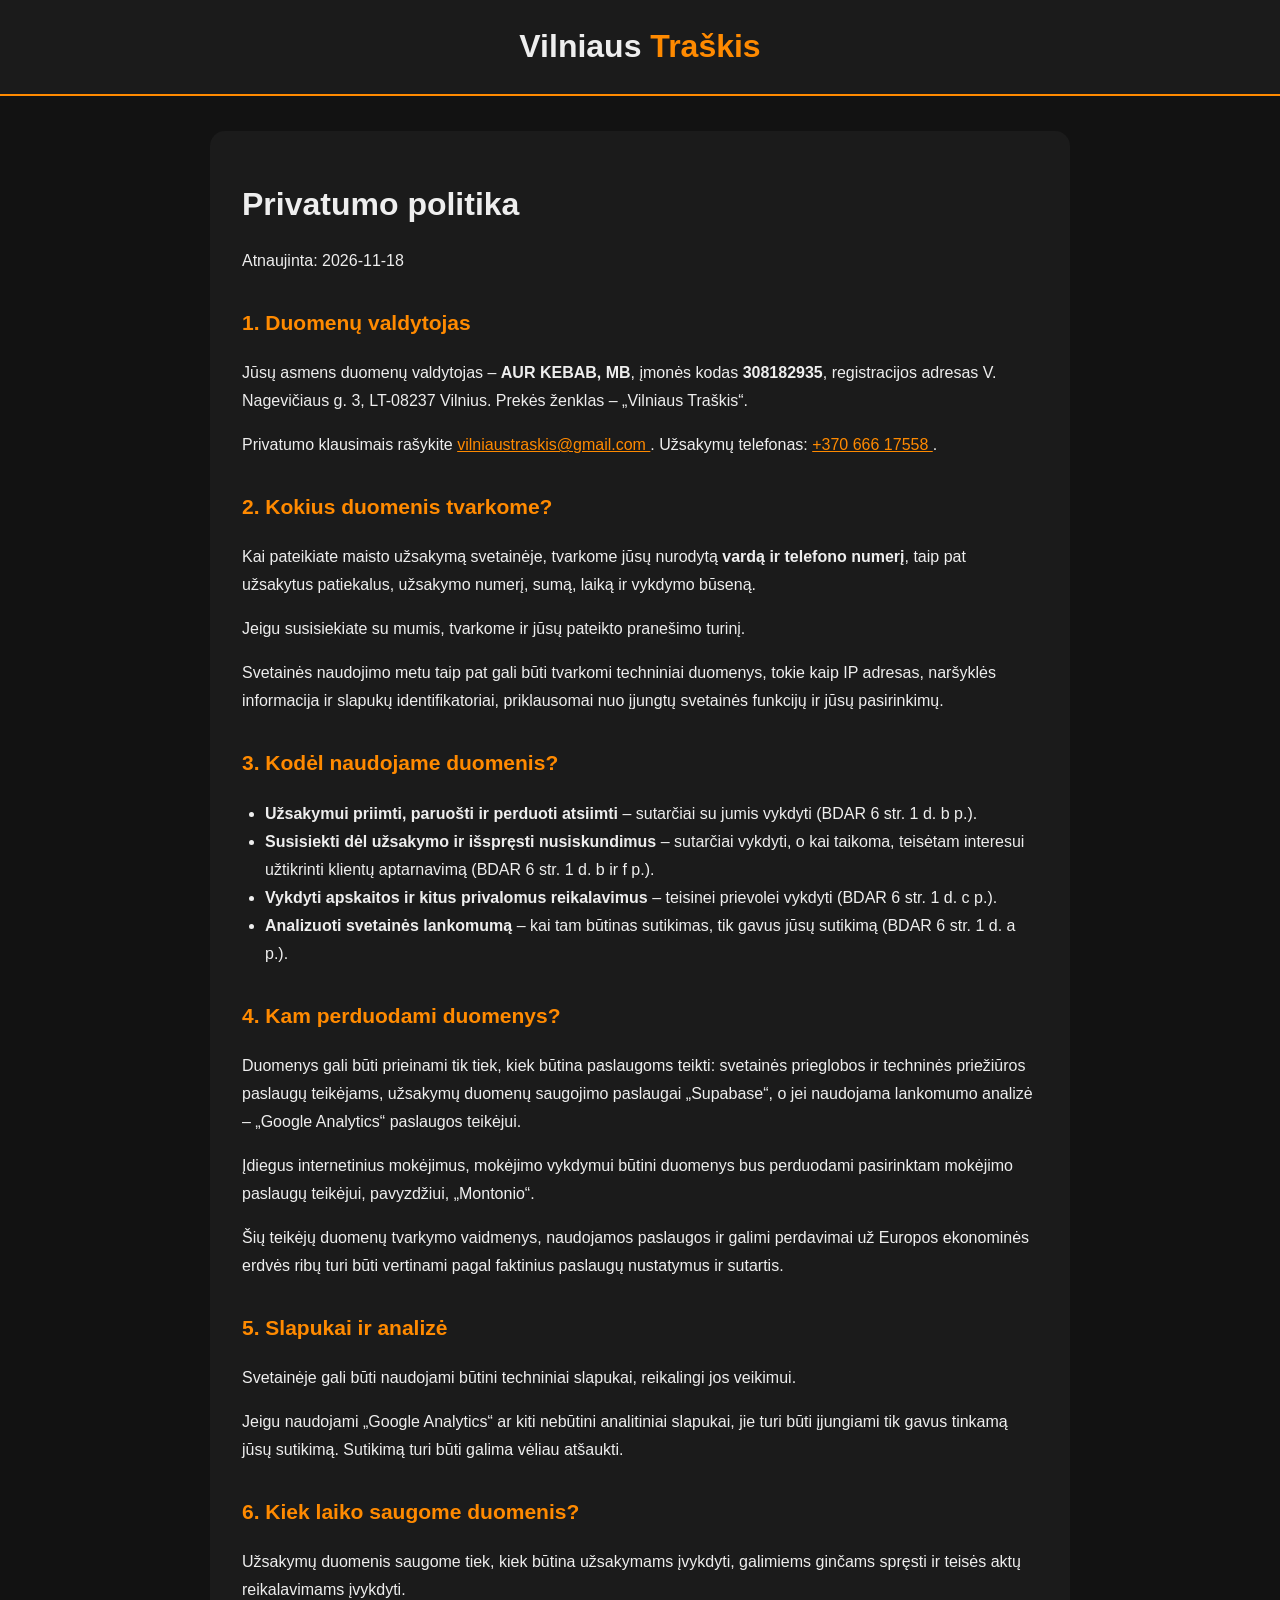
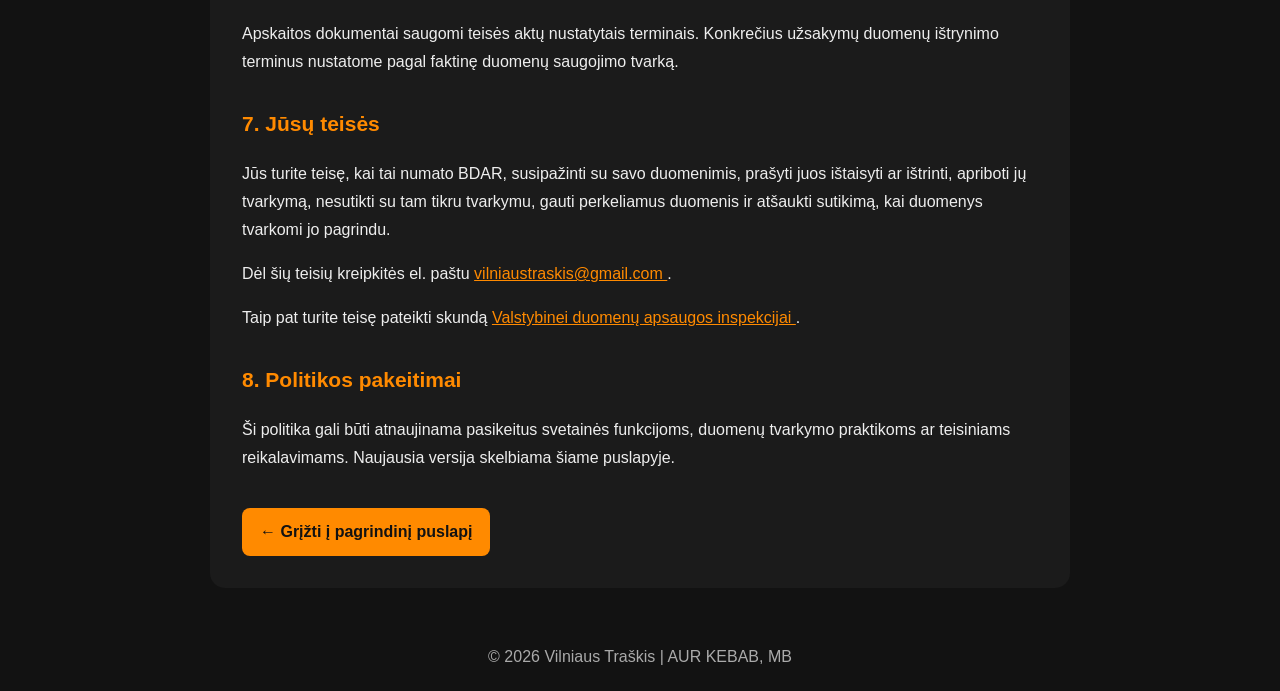
<file: privatumo-politika.html>
<!DOCTYPE html>
<html lang="lt">
<head>
<meta charset="UTF-8">
<meta name="viewport" content="width=device-width, initial-scale=1">
<title>Privatumo politika | Vilniaus Traškis</title>

<style>
* {
    box-sizing: border-box;
}

body {
    margin: 0;
    background: #121212;
    color: #eee;
    font: 16px/1.75 Arial, sans-serif;
}

header {
    padding: 26px 15px;
    background: #1b1b1b;
    text-align: center;
    border-bottom: 2px solid #ff8a00;
}

header h1 {
    margin: 0;
}

header span, h2 {
    color: #ff8a00;
}

main {
    max-width: 860px;
    margin: 35px auto;
    padding: 32px;
    background: #1b1b1b;
    border-radius: 15px;
}

h1 {
    line-height: 1.3;
}

h2 {
    font-size: 21px;
    margin-top: 30px;
}

a {
    color: #ff8a00;
}

ul {
    padding-left: 23px;
}

.note {
    padding: 14px 18px;
    border-left: 3px solid #ff8a00;
    background: #242424;
}

.back {
    display: inline-block;
    margin-top: 20px;
    padding: 10px 18px;
    background: #ff8a00;
    color: #121212;
    border-radius: 8px;
    text-decoration: none;
    font-weight: bold;
}

footer {
    text-align: center;
    padding: 20px;
    color: #aaa;
}

@media (max-width: 600px) {
    main {
        margin: 15px 10px;
        padding: 20px;
    }
}
</style>
</head>

<body>

<header>
    <h1>Vilniaus <span>Traškis</span></h1>
</header>

<main>

<h1>Privatumo politika</h1>
<p>Atnaujinta: 2026-11-18</p>

<h2>1. Duomenų valdytojas</h2>

<p>
Jūsų asmens duomenų valdytojas –
<strong>AUR KEBAB, MB</strong>,
įmonės kodas <strong>308182935</strong>,
registracijos adresas
V. Nagevičiaus g. 3, LT-08237 Vilnius.
Prekės ženklas – „Vilniaus Traškis“.
</p>

<p>
Privatumo klausimais rašykite
<a href="mailto:vilniaustraskis@gmail.com">
vilniaustraskis@gmail.com
</a>.
Užsakymų telefonas:
<a href="tel:+37066617558">
+370 666 17558
</a>.
</p>

<h2>2. Kokius duomenis tvarkome?</h2>

<p>
Kai pateikiate maisto užsakymą svetainėje,
tvarkome jūsų nurodytą
<strong>vardą ir telefono numerį</strong>,
taip pat užsakytus patiekalus,
užsakymo numerį, sumą, laiką
ir vykdymo būseną.
</p>

<p>
Jeigu susisiekiate su mumis,
tvarkome ir jūsų pateikto pranešimo turinį.
</p>

<p>
Svetainės naudojimo metu taip pat gali
būti tvarkomi techniniai duomenys,
tokie kaip IP adresas, naršyklės
informacija ir slapukų identifikatoriai,
priklausomai nuo įjungtų svetainės
funkcijų ir jūsų pasirinkimų.
</p>

<h2>3. Kodėl naudojame duomenis?</h2>

<ul>
<li>
<strong>Užsakymui priimti, paruošti ir perduoti
atsiimti</strong> – sutarčiai su jumis vykdyti
(BDAR 6 str. 1 d. b p.).
</li>

<li>
<strong>Susisiekti dėl užsakymo ir išspręsti
nusiskundimus</strong> – sutarčiai vykdyti,
o kai taikoma, teisėtam interesui
užtikrinti klientų aptarnavimą
(BDAR 6 str. 1 d. b ir f p.).
</li>

<li>
<strong>Vykdyti apskaitos ir kitus privalomus
reikalavimus</strong> – teisinei prievolei vykdyti
(BDAR 6 str. 1 d. c p.).
</li>

<li>
<strong>Analizuoti svetainės lankomumą</strong> –
kai tam būtinas sutikimas, tik gavus
jūsų sutikimą (BDAR 6 str. 1 d. a p.).
</li>
</ul>

<h2>4. Kam perduodami duomenys?</h2>

<p>
Duomenys gali būti prieinami tik tiek,
kiek būtina paslaugoms teikti:
svetainės prieglobos ir techninės
priežiūros paslaugų teikėjams,
užsakymų duomenų saugojimo paslaugai
„Supabase“, o jei naudojama lankomumo
analizė – „Google Analytics“
paslaugos teikėjui.
</p>

<p>
Įdiegus internetinius mokėjimus,
mokėjimo vykdymui būtini duomenys
bus perduodami pasirinktam mokėjimo
paslaugų teikėjui, pavyzdžiui,
„Montonio“.
</p>

<p>
Šių teikėjų duomenų tvarkymo vaidmenys,
naudojamos paslaugos ir galimi
perdavimai už Europos ekonominės
erdvės ribų turi būti vertinami
pagal faktinius paslaugų nustatymus
ir sutartis.
</p>

<h2>5. Slapukai ir analizė</h2>

<p>
Svetainėje gali būti naudojami būtini
techniniai slapukai, reikalingi
jos veikimui.
</p>

<p>
Jeigu naudojami „Google Analytics“
ar kiti nebūtini analitiniai slapukai,
jie turi būti įjungiami tik gavus
tinkamą jūsų sutikimą.
Sutikimą turi būti galima
vėliau atšaukti.
</p>

<h2>6. Kiek laiko saugome duomenis?</h2>

<p>
Užsakymų duomenis saugome tiek,
kiek būtina užsakymams įvykdyti,
galimiems ginčams spręsti ir
teisės aktų reikalavimams įvykdyti.
</p>

<p>
Apskaitos dokumentai saugomi
teisės aktų nustatytais terminais.
Konkrečius užsakymų duomenų
ištrynimo terminus nustatome
pagal faktinę duomenų saugojimo tvarką.
</p>

<h2>7. Jūsų teisės</h2>

<p>
Jūs turite teisę, kai tai numato BDAR,
susipažinti su savo duomenimis,
prašyti juos ištaisyti ar ištrinti,
apriboti jų tvarkymą, nesutikti su
tam tikru tvarkymu, gauti perkeliamus
duomenis ir atšaukti sutikimą,
kai duomenys tvarkomi jo pagrindu.
</p>

<p>
Dėl šių teisių kreipkitės el. paštu
<a href="mailto:vilniaustraskis@gmail.com">
vilniaustraskis@gmail.com
</a>.
</p>

<p>
Taip pat turite teisę pateikti skundą
<a href="https://vdai.lrv.lt/">
Valstybinei duomenų apsaugos inspekcijai
</a>.
</p>

<h2>8. Politikos pakeitimai</h2>

<p>
Ši politika gali būti atnaujinama
pasikeitus svetainės funkcijoms,
duomenų tvarkymo praktikoms ar
teisiniams reikalavimams.
Naujausia versija skelbiama
šiame puslapyje.
</p>

<a class="back" href="index.html">
← Grįžti į pagrindinį puslapį
</a>

</main>

<footer>
© <span id="year"></span>
Vilniaus Traškis | AUR KEBAB, MB
</footer>

<script>
document.getElementById("year").textContent =
    new Date().getFullYear();
</script>

</body>
</html>
</file>
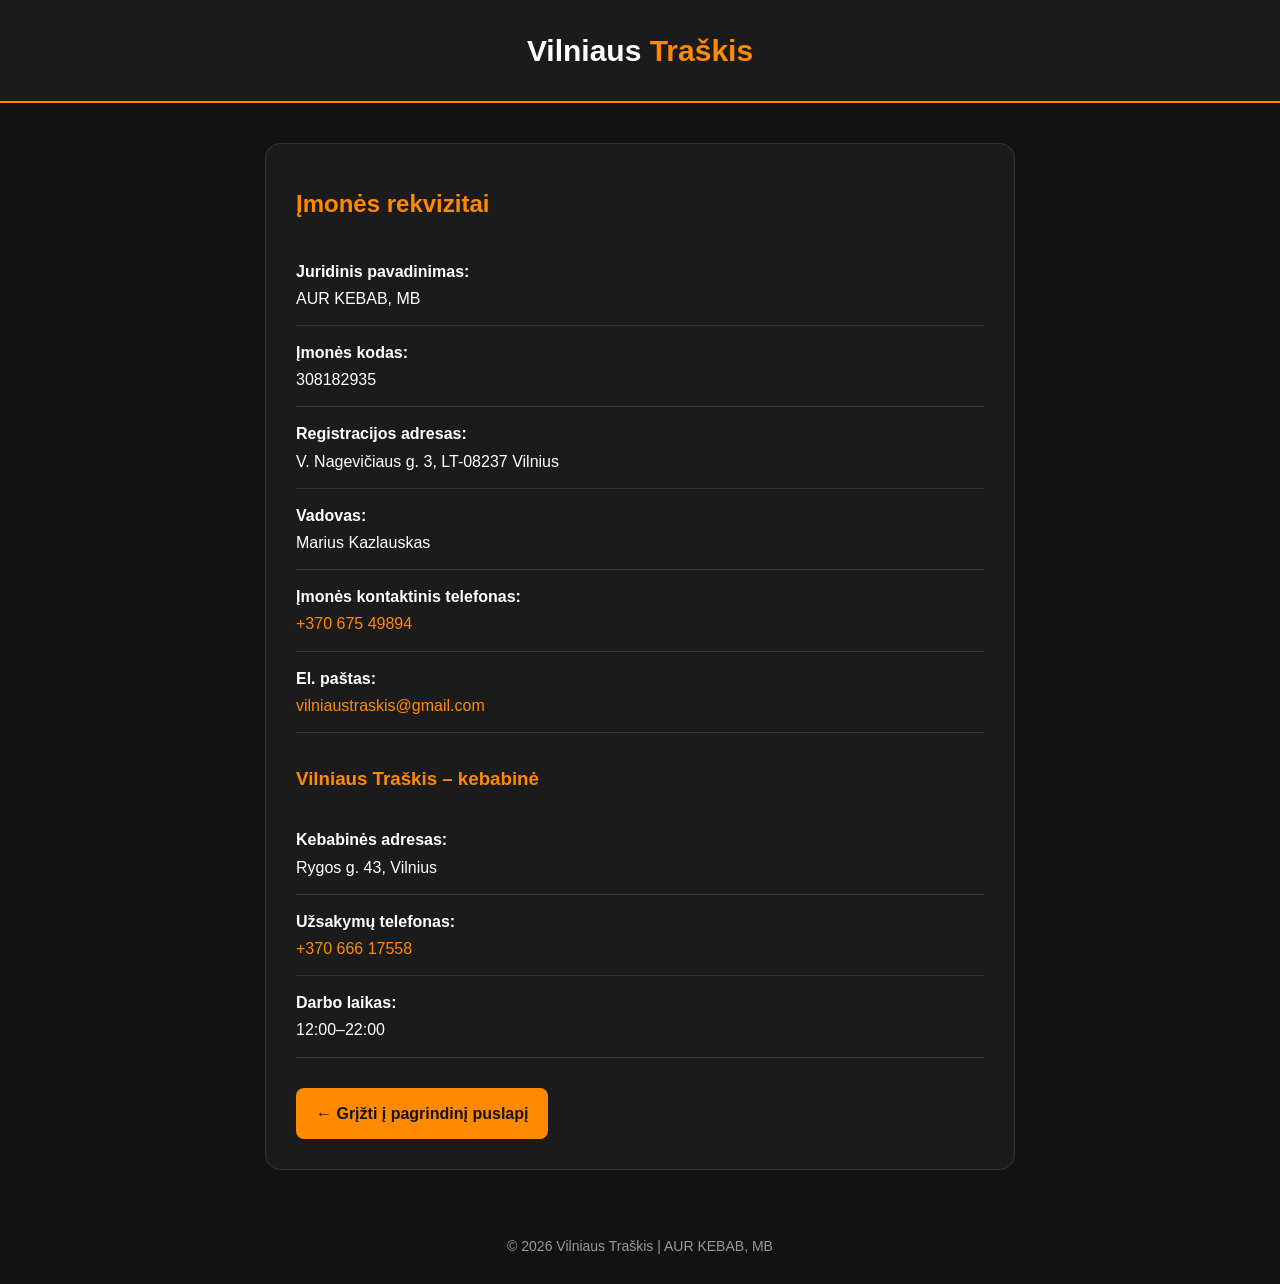
<file: rekvizitai.html>
<!DOCTYPE html>
<html lang="lt">
<head>
    <meta charset="UTF-8">
    <meta name="viewport" content="width=device-width, initial-scale=1.0">

    <title>Įmonės rekvizitai | Vilniaus Traškis</title>

    <style>
        * {
            box-sizing: border-box;
        }

        body {
            margin: 0;
            background: #121212;
            color: #ffffff;
            font-family: Arial, sans-serif;
            line-height: 1.7;
        }

        header {
            background: #1b1b1b;
            padding: 25px 15px;
            text-align: center;
            border-bottom: 2px solid #ff8a00;
        }

        header h1 {
            margin: 0;
            font-size: 30px;
        }

        header span {
            color: #ff8a00;
        }

        main {
            max-width: 750px;
            margin: 40px auto;
            padding: 30px;
            background: #1b1b1b;
            border: 1px solid #333;
            border-radius: 15px;
        }

        h2 {
            color: #ff8a00;
            margin-top: 10px;
        }

        h3 {
            color: #ff8a00;
            margin-top: 30px;
        }

        .item {
            padding: 13px 0;
            border-bottom: 1px solid #333;
        }

        .item strong {
            color: #ffffff;
        }

        a {
            color: #ff8a00;
            text-decoration: none;
        }

        a:hover {
            text-decoration: underline;
        }

        .back {
            display: inline-block;
            margin-top: 30px;
            padding: 12px 20px;
            background: #ff8a00;
            color: #121212;
            border-radius: 8px;
            font-weight: bold;
        }

        .back:hover {
            background: #ffa333;
            text-decoration: none;
        }

        footer {
            text-align: center;
            padding: 25px 15px;
            color: #999;
            font-size: 14px;
        }

        @media (max-width: 600px) {
            header h1 {
                font-size: 26px;
            }

            main {
                margin: 20px 12px;
                padding: 20px;
            }
        }
    </style>
</head>

<body>

<header>
    <h1>Vilniaus <span>Traškis</span></h1>
</header>

<main>

    <h2>Įmonės rekvizitai</h2>

    <div class="item">
        <strong>Juridinis pavadinimas:</strong><br>
        AUR KEBAB, MB
    </div>

    <div class="item">
        <strong>Įmonės kodas:</strong><br>
        308182935
    </div>

    <div class="item">
        <strong>Registracijos adresas:</strong><br>
        V. Nagevičiaus g. 3, LT-08237 Vilnius
    </div>

    <div class="item">
        <strong>Vadovas:</strong><br>
        Marius Kazlauskas
    </div>

    <div class="item">
        <strong>Įmonės kontaktinis telefonas:</strong><br>
        <a href="tel:+37067549894">
            +370 675 49894
        </a>
    </div>

    <div class="item">
        <strong>El. paštas:</strong><br>
        <a href="mailto:vilniaustraskis@gmail.com">
            vilniaustraskis@gmail.com
        </a>
    </div>

    <h3>Vilniaus Traškis – kebabinė</h3>

    <div class="item">
        <strong>Kebabinės adresas:</strong><br>
        Rygos g. 43, Vilnius
    </div>

    <div class="item">
        <strong>Užsakymų telefonas:</strong><br>
        <a href="tel:+37066617558">
            +370 666 17558
        </a>
    </div>

    <div class="item">
        <strong>Darbo laikas:</strong><br>
        12:00–22:00
    </div>

    <a class="back" href="/">
        ← Grįžti į pagrindinį puslapį
    </a>

</main>

<footer>
    &copy; <span id="year"></span>
    Vilniaus Traškis | AUR KEBAB, MB
</footer>

<script>
    document.getElementById("year").textContent =
        new Date().getFullYear();
</script>

</body>
</html>
</file>
<file: css/style.css>
/* ==========================================
   RESET
========================================== */

*{
    margin:0;
    padding:0;
    box-sizing:border-box;
}

html{
    scroll-behavior:smooth;
}

body{

    font-family:'Poppins',sans-serif;

    background:#111;

    color:#fff;

    overflow-x:hidden;

}

img{

    max-width:100%;

    display:block;

}

a{

    text-decoration:none;

    color:inherit;

}

.container{

    width:100%;

    max-width:1400px;

    margin:auto;

    padding:0 40px;

}

/* ==========================================
   HEADER
========================================== */
/* ==========================================
   HERO
========================================== */

.hero{
    padding:140px 0 90px;
    min-height:100vh;
    display:flex;
    align-items:center;
}

.hero .container{
    width:min(92%, 1320px);
    margin:0 auto;
    display:grid;
    grid-template-columns:0.95fr 1.05fr;
    align-items:center;
    gap:60px;
}

.hero-subtitle{

    display:inline-block;

    color:#ff8a00;

    font-size:15px;

    font-weight:600;

    letter-spacing:3px;

    margin-bottom:20px;

}

.hero h1{

    font-size:68px;

    line-height:1.1;

    font-weight:800;

    margin-bottom:30px;

}

.hero p{

    font-size:18px;

    line-height:1.8;

    color:#cfcfcf;

    max-width:620px;

    margin-bottom:40px;

}

.hero-buttons{

    display:flex;

    gap:20px;

    margin-bottom:60px;

}

.btn-primary{

    background:#ff8a00;

    color:#fff;

    padding:18px 40px;

    border-radius:50px;

    font-weight:600;

    transition:.35s;

}

.btn-primary:hover{

    transform:translateY(-5px);

}

.btn-secondary{

    border:2px solid #ff8a00;

    color:#fff;

    padding:18px 40px;

    border-radius:50px;

    font-weight:600;

    transition:.35s;

}

.btn-secondary:hover{

    background:#ff8a00;

}

.hero-info{

    display:flex;

    gap:25px;

    flex-wrap:wrap;

}

.info-box{

    display:flex;

    align-items:center;

    gap:15px;

}

.info-box i{

    width:60px;

    height:60px;

    border-radius:50%;

    background:#ff8a00;

    display:flex;

    justify-content:center;

    align-items:center;

    font-size:22px;

}

.info-box strong{

    display:block;

    font-size:20px;

}

.info-box span{

    color:#bfbfbf;

    font-size:14px;

}

.hero-image{

    width:100%;

    height:700px;

    border-radius:40px;

    background:#1d1d1d;

    overflow:hidden;

    position:relative;

}.hero-image img{

    width:100%;

    height:100%;

    object-fit:cover;

}
.header{

    position:fixed;

    top:0;

    left:0;

    width:100%;

    z-index:1000;

    background:rgba(10,10,10,.75);

    backdrop-filter:blur(12px);

}

.header .container{

    display:flex;

    justify-content:space-between;

    align-items:center;

    height:90px;

}

.logo{

    font-size:34px;

    font-weight:700;

}

.logo span{

    color:#ff8a00;

}

.navbar{

    display:flex;

    gap:45px;

}

.navbar a{

    font-size:17px;

    font-weight:500;

    transition:.3s;

}

.navbar a:hover{

    color:#ff8a00;

}

.header-right{

    display:flex;

    align-items:center;

    gap:25px;

}

.cart{

    position:relative;

    font-size:22px;

}

.cart span{

    position:absolute;

    top:-10px;

    right:-12px;

    width:22px;

    height:22px;

    border-radius:50%;

    background:#ff8a00;

    display:flex;

    justify-content:center;

    align-items:center;

    font-size:12px;

    font-weight:600;

}

.menu-toggle{

    display:none;

    font-size:28px;

    cursor:pointer;

}/* ===========================
   MENU PAGE
=========================== */

.menu-page{
    padding-top:120px;
    background:#121212;
    min-height:100vh;
}

.menu-heading{
    text-align:center;
    padding:40px 0;
}

.menu-heading span{
    color:#ff8a00;
    font-weight:600;
    letter-spacing:2px;
    font-size:14px;
}

.menu-heading h1{
    margin-top:15px;
    font-size:48px;
    font-weight:700;
    color:#fff;
}

.menu-heading p{
    max-width:700px;
    margin:20px auto 0;
    color:#b8b8b8;
    line-height:1.7;
}

.menu-filters{
    display:flex;
    justify-content:center;
    flex-wrap:wrap;
    gap:15px;
    margin:40px 0 60px;
}

.filter-btn{
    border:none;
    background:white;
    padding:14px 26px;
    border-radius:50px;
    cursor:pointer;
    font-size:15px;
    font-weight:600;
    transition:.3s;
    box-shadow:0 5px 20px rgba(0,0,0,.08);
}

.filter-btn:hover{
    transform:translateY(-3px);
}

.filter-btn.active{
    background:#ff8a00;
    color:white;
}

.menu-grid{
    display:grid;
    grid-template-columns:repeat(auto-fit,minmax(320px,1fr));
    gap:35px;
    padding-bottom:80px;
}/* ===========================
   PRODUCT CARDS
=========================== */

.menu-card{
    background:#ffffff;
    border-radius:24px;
    overflow:hidden;
    box-shadow:0 12px 35px rgba(0,0,0,.08);
    transition:transform .3s ease, box-shadow .3s ease;
}

.menu-card:hover{
    transform:translateY(-8px);
    box-shadow:0 20px 45px rgba(0,0,0,.14);
}

.menu-card-image{
    width:100%;
    height:240px;
    overflow:hidden;
    background:#ededed;
}

.menu-card-image img{
    width:100%;
    height:100%;
    object-fit:contain;
    display:block;
    transition:transform .4s ease;
}

.menu-card:hover .menu-card-image img{
    transform:scale(1.06);
}

.menu-card-content{
    padding:24px;
}

.menu-card-content h3{
    margin:0 0 10px;
    color:#1f1f1f;
    font-size:22px;
    line-height:1.3;
}

.menu-card-content p{
    min-height:48px;
    margin:0 0 20px;
    color:#777;
    font-size:14px;
    line-height:1.7;
}

.product-variant{
    width:100%;
    padding:13px 15px;
    margin-bottom:20px;
    border:1px solid #e4e4e4;
    border-radius:12px;
    background:#fafafa;
    color:#333;
    font-family:inherit;
    font-size:14px;
    outline:none;
    cursor:pointer;
}

.product-variant:focus{
    border-color:#ff8a00;
}

.menu-card-bottom{
    display:flex;
    align-items:center;
    justify-content:space-between;
    gap:15px;
}

.product-price{
    color:#ff8a00;
    font-size:23px;
    font-weight:800;
    white-space:nowrap;
}

.add-to-cart{
    display:flex;
    align-items:center;
    justify-content:center;
    gap:8px;
    border:none;
    border-radius:12px;
    padding:13px 18px;
    background:#1f1f1f;
    color:#ffffff;
    font-family:inherit;
    font-size:14px;
    font-weight:600;
    cursor:pointer;
    transition:background .3s ease, transform .3s ease;
}

.add-to-cart:hover{
    background:#ff8a00;
    transform:translateY(-2px);
}

.add-to-cart i{
    font-size:15px;
}

/* ===========================
   MENU RESPONSIVE
=========================== */

@media (max-width:768px){

    .menu-page{
        padding-top:90px;
    }

    .menu-heading{
        padding:30px 0 10px;
    }

    .menu-heading h1{
        font-size:34px;
        line-height:1.2;
    }

    .menu-heading p{
        font-size:14px;
        padding:0 10px;
    }

    .menu-filters{
        justify-content:flex-start;
        flex-wrap:nowrap;
        overflow-x:auto;
        margin:30px 0 40px;
        padding-bottom:10px;
        scrollbar-width:none;
    }

    .menu-filters::-webkit-scrollbar{
        display:none;
    }

    .filter-btn{
        flex:0 0 auto;
        padding:12px 20px;
        font-size:14px;
    }

    .menu-grid{
        grid-template-columns:1fr;
        gap:24px;
        padding-bottom:60px;
    }

    .menu-card-image{
        height:220px;
    }

    .menu-card-content{
        padding:20px;
    }

    .menu-card-content h3{
        font-size:20px;
    }

    .menu-card-bottom{
        align-items:stretch;
        flex-direction:column;
    }

    .add-to-cart{
        width:100%;
        padding:15px;
    }
}/* ===========================
   CART PAGE
=========================== */

.cart-page{
    min-height:100vh;
    padding:150px 0 80px;
    background:#121212;
}

.cart-page h1{
    margin:0 0 40px;
    color:#fff;
    font-size:44px;
    line-height:1.2;
}

#cartItems{
    display:flex;
    flex-direction:column;
    gap:18px;
}

.cart-item{
    display:grid;
    grid-template-columns:110px minmax(220px,1fr) auto auto 45px;
    align-items:center;
    gap:24px;
    padding:18px;
    background:#1b1b1b;
    border:1px solid #2f2f2f;
    border-radius:20px;
    box-shadow:0 15px 35px rgba(0,0,0,.35);
}

.cart-item-image{
    width:110px;
    height:90px;
    overflow:hidden;
    border-radius:14px;
    background:#ededed;
}

.cart-item-image img{
    width:100%;
    height:100%;
    display:block;
    object-fit:cover;
}

.cart-item-info h3{
    margin:0 0 8px;
    color:#222;
    font-size:18px;
    line-height:1.4;
}

.cart-item-price{
    color:#b8b8b8;
    font-size:14px;
}

.cart-quantity{
    display:flex;
    align-items:center;
    gap:12px;
    padding:7px;
    border:1px solid #333;
    border-radius:12px;
    background:#242424;
}

.cart-quantity span{
    min-width:25px;
    color:#fff;
    font-weight:700;
    text-align:center;
}

.quantity-btn{
    width:34px;
    height:34px;
    border:none;
    border-radius:9px;
    background:#333;
    color:#fff;
    cursor:pointer;
    transition:.3s;
}

.quantity-btn:hover{
    background:#ff8a00;
}

.cart-item-total{
    min-width:90px;
    color:#ff8a00;
    font-size:18px;
    text-align:right;
    white-space:nowrap;
}

.remove-item{
    width:42px;
    height:42px;
    border:none;
    border-radius:11px;
    background:#331919;
    color:#ff5b5b;
    cursor:pointer;
    transition:.3s;
}

.remove-item:hover{
    background:#ff3b3b;
    color:#fff;
}

.cart-summary{
    display:flex;
    align-items:center;
    justify-content:space-between;
    gap:25px;
    margin-top:30px;
    padding:28px 30px;
    background:#222;
    border-radius:20px;
}

.cart-summary h2{
    margin:0;
    color:#fff;
    font-size:25px;
}

.cart-summary h2 span{
    margin-left:10px;
    color:#ff8a00;
}

.checkout-btn,
.empty-cart-btn{
    display:inline-flex;
    align-items:center;
    justify-content:center;
    border-radius:12px;
    background:#ff8a00;
    color:#fff;
    font-weight:700;
    text-decoration:none;
    transition:.3s ease;
}

.checkout-btn{
    padding:15px 24px;
}

.checkout-btn:hover,
.empty-cart-btn:hover{
    background:#e77d00;
    transform:translateY(-2px);
}

.checkout-btn.disabled{
    opacity:.45;
    pointer-events:none;
}

.empty-cart{
    background:#1b1b1b;
    border:1px solid #2f2f2f;
}

.empty-cart-icon{
    display:flex;
    align-items:center;
    justify-content:center;
    width:90px;
    height:90px;
    margin:0 auto 25px;
    border-radius:50%;
    background:#2b1d08;
    color:#ff8a00;
    border:1px solid #ff8a00;
    font-size:34px;
}

.empty-cart h2{
    color:#fff;
}

.empty-cart p{
    color:#b8b8b8;
}

.empty-cart-btn{
    padding:14px 24px;
}

/* ===========================
   CART RESPONSIVE
=========================== */

@media (max-width:768px){

    .cart-page{
        padding:115px 0 60px;
    }

    .cart-page h1{
        margin-bottom:28px;
        font-size:32px;
    }

    .cart-item{
        grid-template-columns:85px 1fr 42px;
        gap:14px;
        padding:14px;
    }

    .cart-item-image{
        width:85px;
        height:80px;
    }

    .cart-item-info{
        align-self:start;
    }

    .cart-item-info h3{
        font-size:16px;
    }

    .cart-quantity{
        grid-column:1 / 3;
        justify-self:start;
    }

    .cart-item-total{
        grid-column:3;
        grid-row:2;
        min-width:auto;
        font-size:16px;
    }

    .remove-item{
        grid-column:3;
        grid-row:1;
    }

    .cart-summary{
        align-items:stretch;
        flex-direction:column;
        padding:22px;
    }

    .cart-summary h2{
        font-size:22px;
    }

    .checkout-btn{
        width:100%;
        padding:16px;
    }
}/* =========================
   CHECKOUT PAGE
========================= */

.checkout-page {
    min-height: 100vh;
    padding: 120px 0 70px;
    background: #121212;
    color: #ffffff;
}

.checkout-wrapper {
    display: grid;
    grid-template-columns: minmax(0, 1.3fr) minmax(320px, 0.7fr);
    gap: 30px;
    align-items: start;
}

.checkout-form,
.checkout-summary {
    background: #1b1b1b;
    border: 1px solid #2f2f2f;
    border-radius: 22px;
    padding: 30px;
}

.checkout-form h1,
.checkout-summary h2 {
    margin-bottom: 25px;
    color: #ffffff;
}

.checkout-form h1 {
    font-size: clamp(28px, 4vw, 42px);
}

.checkout-summary h2 {
    font-size: 24px;
}

.form-group {
    margin-bottom: 20px;
}

.form-group label {
    display: block;
    margin-bottom: 8px;
    color: #ffffff;
    font-size: 14px;
    font-weight: 600;
}

.form-group input,
.form-group select,
.form-group textarea {
    width: 100%;
    border: 1px solid #363636;
    border-radius: 12px;
    padding: 14px 15px;
    background: #242424;
    color: #ffffff;
    font-family: inherit;
    font-size: 15px;
    outline: none;
    transition: 0.2s ease;
}

.form-group input::placeholder,
.form-group textarea::placeholder {
    color: #858585;
}

.form-group input:focus,
.form-group select:focus,
.form-group textarea:focus {
    border-color: #ff8a00;
    box-shadow: 0 0 0 3px rgba(255, 138, 0, 0.12);
}

.form-group textarea {
    min-height: 130px;
    resize: vertical;
}

.form-group select {
    cursor: pointer;
}

.send-order-btn {
    display: flex;
    align-items: center;
    justify-content: center;
    gap: 10px;
    width: 100%;
    min-height: 54px;
    margin-top: 10px;
    border: none;
    border-radius: 12px;
    background: #ff8a00;
    color: #121212;
    font-family: inherit;
    font-size: 16px;
    font-weight: 700;
    cursor: pointer;
    transition: 0.2s ease;
}

.send-order-btn:hover {
    transform: translateY(-2px);
    background: #ff9f2e;
}

.send-order-btn:disabled {
    opacity: 0.45;
    cursor: not-allowed;
    transform: none;
}

.checkout-summary {
    position: sticky;
    top: 110px;
}

.checkout-product {
    display: flex;
    justify-content: space-between;
    gap: 20px;
    padding: 15px 0;
    border-bottom: 1px solid #2f2f2f;
}

.checkout-product span {
    color: #d7d7d7;
    line-height: 1.5;
}

.checkout-product strong {
    color: #ffffff;
    white-space: nowrap;
}

.checkout-total {
    display: flex;
    justify-content: space-between;
    align-items: center;
    margin-top: 22px;
    padding-top: 22px;
    border-top: 2px solid #ff8a00;
    font-size: 18px;
}

.checkout-total strong {
    color: #ff8a00;
    font-size: 24px;
}

.checkout-empty {
    padding: 35px 10px;
    text-align: center;
}

.checkout-empty i {
    display: block;
    margin-bottom: 15px;
    color: #ff8a00;
    font-size: 42px;
}

.checkout-empty p {
    margin-bottom: 18px;
    color: #b8b8b8;
}

.checkout-empty a {
    display: inline-flex;
    padding: 12px 18px;
    border-radius: 10px;
    background: #ff8a00;
    color: #121212;
    font-weight: 700;
    text-decoration: none;
}

/* =========================
   QR MODAL
========================= */

.qr-modal {
    position: fixed;
    inset: 0;
    z-index: 9999;
    display: none;
    align-items: center;
    justify-content: center;
    padding: 20px;
    background: rgba(0, 0, 0, 0.78);
    backdrop-filter: blur(8px);
}

.qr-modal.active {
    display: flex;
}

.qr-modal-content {
    position: relative;
    width: 100%;
    max-width: 500px;
    padding: 38px 30px 30px;
    border: 1px solid #333333;
    border-radius: 22px;
    background: #1b1b1b;
    color: #ffffff;
    text-align: center;
    box-shadow: 0 25px 80px rgba(0, 0, 0, 0.45);
}

.qr-close {
    position: absolute;
    top: 16px;
    right: 16px;
    display: flex;
    align-items: center;
    justify-content: center;
    width: 38px;
    height: 38px;
    border: 1px solid #363636;
    border-radius: 50%;
    background: #242424;
    color: #ffffff;
    font-size: 18px;
    cursor: pointer;
}

.qr-close:hover {
    border-color: #ff8a00;
    color: #ff8a00;
}

.qr-label {
    display: inline-block;
    margin-bottom: 15px;
    padding: 7px 12px;
    border-radius: 999px;
    background: #2b1d08;
    color: #ff8a00;
    font-size: 12px;
    font-weight: 700;
    letter-spacing: 0.08em;
}

.qr-modal-content h2 {
    margin-bottom: 12px;
    font-size: 28px;
}

.qr-modal-content p {
    margin: 0 auto 22px;
    max-width: 390px;
    color: #b8b8b8;
    line-height: 1.6;
}

#qrCode {
    display: flex;
    justify-content: center;
    width: fit-content;
    margin: 0 auto 18px;
    padding: 14px;
    border-radius: 14px;
    background: #ffffff;
}

#qrOrderNumber {
    display: block;
    color: #ff8a00;
    font-size: 17px;
}

/* =========================
   RESPONSIVE CHECKOUT
========================= */

@media (max-width: 850px) {
    .checkout-page {
        padding: 100px 0 50px;
    }

    .checkout-wrapper {
        grid-template-columns: 1fr;
    }

    .checkout-summary {
        position: static;
        order: -1;
    }
}

@media (max-width: 520px) {
    .checkout-form,
    .checkout-summary {
        padding: 22px 18px;
        border-radius: 16px;
    }

    .checkout-product {
        gap: 12px;
    }

    .checkout-product span {
        font-size: 14px;
    }

    .checkout-product strong {
        font-size: 14px;
    }

    .qr-modal-content {
        padding: 36px 20px 24px;
    }

    .qr-modal-content h2 {
        font-size: 23px;
    }

    #qrCode canvas,
    #qrCode img {
        width: 190px !important;
        height: 190px !important;
    }
}/* =========================
   GLOBAL RESPONSIVE FIXES
========================= */

html {
    scroll-behavior: smooth;
}

body {
    overflow-x: hidden;
}

img {
    max-width: 100%;
    height: auto;
}

.container {
    width: min(1180px, calc(100% - 32px));
    margin: 0 auto;
}

/* =========================
   HEADER MOBILE
========================= */

.menu-toggle {
    display: none;
    align-items: center;
    justify-content: center;
    width: 44px;
    height: 44px;
    border: 1px solid #2f2f2f;
    border-radius: 10px;
    background: #1b1b1b;
    color: #ffffff;
    font-size: 20px;
    cursor: pointer;
}

@media (max-width: 850px) {
    .header .container {
        position: relative;
        min-height: 72px;
    }

    .logo {
        font-size: 21px;
        white-space: nowrap;
    }

    .menu-toggle {
        display: flex;
    }

    .navbar {
        position: absolute;
        top: calc(100% + 10px);
        left: 16px;
        right: 16px;
        z-index: 1000;
        display: none;
        flex-direction: column;
        align-items: stretch;
        gap: 0;
        padding: 10px;
        border: 1px solid #2f2f2f;
        border-radius: 16px;
        background: #1b1b1b;
        box-shadow: 0 20px 45px rgba(0, 0, 0, 0.35);
    }

    .navbar.active {
        display: flex;
    }

    .navbar a {
        width: 100%;
        padding: 14px 12px;
        border-radius: 10px;
        color: #ffffff;
    }

    .navbar a:hover,
    .navbar a.active {
        background: #242424;
        color: #ff8a00;
    }

    .header-right {
        margin-left: auto;
    }

    .cart {
        width: 44px;
        height: 44px;
    }
}

/* =========================
   HERO MOBILE
========================= */

@media (max-width: 850px) {
    .hero {
        min-height: auto;
        padding: 120px 0 70px;
    }

    .hero-content {
        grid-template-columns: 1fr;
        gap: 42px;
        text-align: center;
    }

    .hero-text {
        max-width: 680px;
        margin: 0 auto;
    }

    .hero h1 {
        font-size: clamp(38px, 10vw, 64px);
        line-height: 1.05;
    }

    .hero p {
        margin-left: auto;
        margin-right: auto;
        font-size: 16px;
    }

    .hero-buttons {
        justify-content: center;
        flex-wrap: wrap;
    }

    .hero-stats {
        justify-content: center;
        flex-wrap: wrap;
    }

    .hero-image {
        max-width: 560px;
        margin: 0 auto;
    }
}

@media (max-width: 520px) {
    .hero {
        padding: 105px 0 50px;
    }

    .hero h1 {
        font-size: 38px;
    }

    .hero-buttons {
        display: grid;
        grid-template-columns: 1fr;
    }

    .hero-buttons a {
        width: 100%;
    }

    .hero-stats {
        display: grid;
        grid-template-columns: 1fr;
        gap: 14px;
    }
}

/* =========================
   MENU MOBILE
========================= */

@media (max-width: 850px) {
    .menu-page {
        padding: 105px 0 55px;
    }

    .menu-header {
        text-align: center;
    }

    .menu-header h1 {
        font-size: clamp(32px, 8vw, 48px);
    }

    .menu-filters {
        justify-content: flex-start;
        overflow-x: auto;
        flex-wrap: nowrap;
        padding-bottom: 8px;
        scrollbar-width: none;
    }

    .menu-filters::-webkit-scrollbar {
        display: none;
    }

    .filter-btn {
        flex: 0 0 auto;
        white-space: nowrap;
    }

    .products-grid {
        grid-template-columns: repeat(2, minmax(0, 1fr));
        gap: 18px;
    }
}

@media (max-width: 620px) {
    .products-grid {
        grid-template-columns: 1fr;
    }

    .product-card {
        border-radius: 16px;
    }

    .product-image {
        height: 220px;
    }

    .product-content {
        padding: 18px;
    }

    .product-bottom {
        align-items: stretch;
        flex-direction: column;
        gap: 14px;
    }

    .add-cart-btn {
        width: 100%;
        min-height: 48px;
    }
}

/* =========================
   CART MOBILE
========================= */

@media (max-width: 850px) {
    .cart-page {
        padding: 105px 0 55px;
    }

    .cart-wrapper {
        grid-template-columns: 1fr;
    }

    .cart-summary {
        position: static;
    }
}

@media (max-width: 620px) {
    .cart-item {
        grid-template-columns: 78px 1fr;
        gap: 14px;
        padding: 16px;
    }

    .cart-item-image {
        width: 78px;
        height: 78px;
    }

    .cart-item-info {
        min-width: 0;
    }

    .cart-item-name {
        font-size: 15px;
    }

    .cart-item-bottom {
        grid-column: 1 / -1;
        display: flex;
        align-items: center;
        justify-content: space-between;
        gap: 12px;
    }

    .quantity-controls {
        flex-shrink: 0;
    }

    .remove-item-btn {
        width: 42px;
        height: 42px;
    }

    .cart-summary {
        padding: 22px 18px;
    }
}

/* =========================
   CHECKOUT MOBILE
========================= */

@media (max-width: 850px) {
    .checkout-wrapper {
        grid-template-columns: 1fr;
    }

    .checkout-summary {
        position: static;
        order: -1;
    }
}

@media (max-width: 520px) {
    .checkout-page {
        padding-top: 100px;
    }

    .checkout-form h1 {
        font-size: 30px;
    }

    .checkout-form,
    .checkout-summary {
        padding: 20px 16px;
    }

    .form-group input,
    .form-group select,
    .form-group textarea {
        font-size: 16px;
    }

    .checkout-product {
        align-items: flex-start;
    }

    .checkout-product span {
        max-width: 70%;
    }

    .send-order-btn {
        min-height: 52px;
    }
}

/* =========================
   EXTRA SMALL SCREENS
========================= */

@media (max-width: 380px) {
    .container {
        width: min(100% - 22px, 1180px);
    }

    .logo {
        font-size: 18px;
    }

    .cart,
    .menu-toggle {
        width: 40px;
        height: 40px;
    }

    .hero h1 {
        font-size: 34px;
    }

    .menu-header h1 {
        font-size: 30px;
    }

    .product-image {
        height: 190px;
    }
}/* =========================
   MOBILE MENU FILTERS FIX
========================= */

@media (max-width: 850px) {
    .menu-filters {
        display: flex;
        justify-content: center;
        flex-wrap: wrap;
        gap: 10px;
        width: 100%;
        overflow: visible;
        padding-bottom: 0;
    }

    .filter-btn {
        flex: 0 1 auto;
        min-width: 0;
        padding: 11px 16px;
        white-space: normal;
        text-align: center;
        line-height: 1.25;
    }
}

@media (max-width: 520px) {
    .menu-filters {
        display: grid;
        grid-template-columns: repeat(2, minmax(0, 1fr));
        gap: 9px;
    }

    .filter-btn {
        width: 100%;
        min-height: 45px;
        padding: 9px 8px;
        font-size: 13px;
    }
}

@media (max-width: 350px) {
    .menu-filters {
        grid-template-columns: 1fr;
    }
}/* =========================
   ACTIVE NAVIGATION LINK
========================= */

.navbar a {
    position: relative;
}

.navbar a.active {
    color: #ff8a00;
}

@media (min-width: 851px) {
    .navbar a::after {
        content: "";
        position: absolute;
        left: 50%;
        bottom: -8px;
        width: 0;
        height: 2px;
        border-radius: 10px;
        background: #ff8a00;
        transform: translateX(-50%);
        transition: width 0.25s ease;
    }

    .navbar a:hover::after,
    .navbar a.active::after {
        width: 70%;
    }
}/* =========================
   PRODUCT CARD POLISH
========================= */

.menu-grid .product-card {
    position: relative;
    overflow: hidden;
    transition:
        transform 0.25s ease,
        border-color 0.25s ease,
        box-shadow 0.25s ease;
}

.menu-grid .product-card:hover {
    transform: translateY(-6px);
    border-color: rgba(255, 138, 0, 0.55);
    box-shadow: 0 18px 38px rgba(0, 0, 0, 0.28);
}

.product-image {
    overflow: hidden;
}

.product-image img {
    width: 100%;
    height: 100%;
    object-fit: cover;
    transition: transform 0.35s ease;
}

.product-card:hover .product-image img {
    transform: scale(1.05);
}

.add-cart-btn {
    transition:
        transform 0.2s ease,
        background 0.2s ease,
        color 0.2s ease;
}

.add-cart-btn:hover {
    transform: translateY(-2px);
}

.add-cart-btn:active {
    transform: scale(0.97);
}

/* =========================
   CARD ENTRANCE ANIMATION
========================= */

@keyframes productFadeUp {
    from {
        opacity: 0;
        transform: translateY(18px);
    }

    to {
        opacity: 1;
        transform: translateY(0);
    }
}

.menu-grid .product-card {
    animation: productFadeUp 0.45s ease both;
}

.menu-grid .product-card:nth-child(2) {
    animation-delay: 0.04s;
}

.menu-grid .product-card:nth-child(3) {
    animation-delay: 0.08s;
}

.menu-grid .product-card:nth-child(4) {
    animation-delay: 0.12s;
}

.menu-grid .product-card:nth-child(5) {
    animation-delay: 0.16s;
}

.menu-grid .product-card:nth-child(6) {
    animation-delay: 0.2s;
}

@media (hover: none) {
    .menu-grid .product-card:hover {
        transform: none;
        box-shadow: none;
    }

    .product-card:hover .product-image img {
        transform: none;
    }
}

@media (prefers-reduced-motion: reduce) {
    .menu-grid .product-card,
    .product-image img,
    .add-cart-btn {
        animation: none;
        transition: none;
    }
}/* =========================
   CART NOTIFICATION
========================= */

.cart-notification {
    position: fixed;
    right: 24px;
    bottom: 24px;
    z-index: 9998;
    display: flex;
    align-items: center;
    gap: 13px;
    width: min(360px, calc(100% - 32px));
    padding: 16px 18px;
    border: 1px solid rgba(255, 138, 0, 0.45);
    border-radius: 15px;
    background: #1b1b1b;
    color: #ffffff;
    box-shadow: 0 20px 55px rgba(0, 0, 0, 0.42);
    opacity: 0;
    visibility: hidden;
    transform: translateY(25px);
    transition:
        opacity 0.25s ease,
        visibility 0.25s ease,
        transform 0.25s ease;
    pointer-events: none;
}

.cart-notification.show {
    opacity: 1;
    visibility: visible;
    transform: translateY(0);
}

.cart-notification > i {
    display: flex;
    flex: 0 0 auto;
    align-items: center;
    justify-content: center;
    width: 38px;
    height: 38px;
    border-radius: 50%;
    background: #ff8a00;
    color: #121212;
    font-size: 16px;
}

.cart-notification div {
    min-width: 0;
}

.cart-notification strong {
    display: block;
    margin-bottom: 2px;
    font-size: 14px;
}

.cart-notification-product {
    display: block;
    overflow: hidden;
    color: #b8b8b8;
    font-size: 13px;
    text-overflow: ellipsis;
    white-space: nowrap;
}

/* =========================
   CART ICON ANIMATION
========================= */

@keyframes cartBump {
    0% {
        transform: scale(1);
    }

    40% {
        transform: scale(1.18) rotate(-7deg);
    }

    70% {
        transform: scale(0.94) rotate(4deg);
    }

    100% {
        transform: scale(1) rotate(0);
    }
}

.cart.cart-bump {
    animation: cartBump 0.4s ease;
}

@media (max-width: 520px) {
    .cart-notification {
        right: 16px;
        bottom: 16px;
        padding: 14px 15px;
    }
}

@media (prefers-reduced-motion: reduce) {
    .cart-notification {
        transition: none;
    }

    .cart.cart-bump {
        animation: none;
    }
}/* =========================
   CART PRODUCT TEXT FIX
========================= */

.cart-item-name,
.cart-item-info h2,
.cart-item-info h3 {
    color: #f5f5f5;
    font-weight: 600;
}

.cart-item-info p,
.cart-item-price {
    color: #b8b8b8;
}/* =========================
   ORDER COMPLETION
========================= */

.order-sent-btn {
    display: flex;
    align-items: center;
    justify-content: center;
    gap: 9px;
    width: 100%;
    min-height: 50px;
    margin-top: 22px;
    border: none;
    border-radius: 12px;
    background: #ff8a00;
    color: #121212;
    font-family: inherit;
    font-size: 15px;
    font-weight: 700;
    cursor: pointer;
    transition:
        background 0.2s ease,
        transform 0.2s ease;
}

.order-sent-btn:hover {
    background: #ff9f2e;
    transform: translateY(-2px);
}

.order-sent-btn:active {
    transform: scale(0.98);
}

.order-success-icon {
    display: flex;
    align-items: center;
    justify-content: center;
    width: 74px;
    height: 74px;
    margin: 0 auto 20px;
    border: 1px solid #ff8a00;
    border-radius: 50%;
    background: #2b1d08;
    color: #ff8a00;
    font-size: 30px;
}

.order-success h2 {
    margin-bottom: 12px;
}

.order-success strong {
    display: block;
    margin-top: 18px;
    color: #ff8a00;
    font-size: 17px;
}

.order-success-link {
    display: flex;
    align-items: center;
    justify-content: center;
    width: 100%;
    min-height: 50px;
    margin-top: 24px;
    border-radius: 12px;
    background: #ff8a00;
    color: #121212;
    font-weight: 700;
    text-decoration: none;
    transition:
        background 0.2s ease,
        transform 0.2s ease;
}

.order-success-link:hover {
    background: #ff9f2e;
    transform: translateY(-2px);
}/* =========================
   FOOTER
========================= */

.footer {
    border-top: 1px solid #2f2f2f;
    background: #0d0d0d;
    color: #ffffff;
}

.footer-grid {
    display: grid;
    grid-template-columns: 1.5fr 0.7fr 1fr;
    gap: 50px;
    padding-top: 55px;
    padding-bottom: 45px;
}

.footer-brand .logo {
    display: inline-block;
    margin-bottom: 18px;
}

.footer-brand p {
    max-width: 430px;
    color: #9f9f9f;
    line-height: 1.7;
}

.footer-column {
    display: flex;
    flex-direction: column;
    align-items: flex-start;
    gap: 12px;
}

.footer-column h3 {
    margin-bottom: 5px;
    color: #ffffff;
    font-size: 16px;
}

.footer-column a {
    display: inline-flex;
    align-items: center;
    gap: 9px;
    color: #a9a9a9;
    text-decoration: none;
    transition:
        color 0.2s ease,
        transform 0.2s ease;
}

.footer-column a:hover {
    color: #ff8a00;
    transform: translateX(3px);
}

.footer-column i {
    width: 18px;
    color: #ff8a00;
    text-align: center;
}

.footer-bottom {
    display: flex;
    align-items: center;
    justify-content: space-between;
    gap: 20px;
    padding-top: 20px;
    padding-bottom: 20px;
    border-top: 1px solid #242424;
    color: #777777;
    font-size: 13px;
}

/* =========================
   FOOTER RESPONSIVE
========================= */

@media (max-width: 850px) {
    .footer-grid {
        grid-template-columns: 1fr 1fr;
        gap: 35px;
    }

    .footer-brand {
        grid-column: 1 / -1;
    }
}

@media (max-width: 520px) {
    .footer-grid {
        grid-template-columns: 1fr;
        gap: 30px;
        padding-top: 42px;
        padding-bottom: 35px;
    }

    .footer-brand {
        grid-column: auto;
    }

    .footer-bottom {
        flex-direction: column;
        align-items: flex-start;
        gap: 7px;
    }
}/* =========================
   REVIEWS PAGE
========================= */

.reviews-page {
    min-height: 100vh;
    padding-top: 90px;
    background: #121212;
    color: #ffffff;
}

.reviews-heading {
    padding: 75px 0 45px;
    text-align: center;
}

.section-label {
    display: inline-block;
    margin-bottom: 14px;
    color: #ff8a00;
    font-size: 13px;
    font-weight: 700;
    letter-spacing: 0.12em;
}

.reviews-heading h1 {
    max-width: 760px;
    margin: 0 auto 16px;
    color: #ffffff;
    font-size: clamp(34px, 5vw, 56px);
    line-height: 1.15;
}

.reviews-heading p {
    max-width: 620px;
    margin: 0 auto;
    color: #b8b8b8;
    font-size: 16px;
    line-height: 1.7;
}

.reviews-section {
    padding: 15px 0 80px;
}

.reviews-empty {
    max-width: 760px;
    margin: 0 auto;
    padding: 55px 35px;
    border: 1px solid #2f2f2f;
    border-radius: 24px;
    background: #1b1b1b;
    text-align: center;
    box-shadow: 0 24px 65px rgba(0, 0, 0, 0.25);
}

.reviews-empty-icon {
    display: flex;
    align-items: center;
    justify-content: center;
    width: 84px;
    height: 84px;
    margin: 0 auto 23px;
    border: 1px solid #ff8a00;
    border-radius: 50%;
    background: #2b1d08;
    color: #ff8a00;
    font-size: 32px;
}

.reviews-empty h2 {
    max-width: 570px;
    margin: 0 auto 15px;
    color: #ffffff;
    font-size: clamp(25px, 4vw, 34px);
    line-height: 1.3;
}

.reviews-empty p {
    max-width: 590px;
    margin: 0 auto 28px;
    color: #b8b8b8;
    line-height: 1.75;
}

.reviews-empty .btn-primary {
    display: inline-flex;
    align-items: center;
    justify-content: center;
    min-height: 50px;
    padding: 13px 24px;
    border-radius: 12px;
    background: #ff8a00;
    color: #121212;
    font-weight: 700;
    text-decoration: none;
    transition:
        background 0.2s ease,
        transform 0.2s ease;
}

.reviews-empty .btn-primary:hover {
    background: #ff9f2e;
    transform: translateY(-2px);
}

/* =========================
   REVIEWS RESPONSIVE
========================= */

@media (max-width: 850px) {
    .reviews-page {
        padding-top: 72px;
    }

    .reviews-heading {
        padding: 58px 0 38px;
    }

    .reviews-section {
        padding-bottom: 60px;
    }
}

@media (max-width: 520px) {
    .reviews-heading {
        padding: 45px 0 30px;
    }

    .reviews-heading h1 {
        font-size: 34px;
    }

    .reviews-heading p {
        font-size: 15px;
    }

    .reviews-empty {
        padding: 38px 18px;
        border-radius: 18px;
    }

    .reviews-empty-icon {
        width: 70px;
        height: 70px;
        font-size: 27px;
    }

    .reviews-empty h2 {
        font-size: 25px;
    }

    .reviews-empty .btn-primary {
        width: 100%;
    }
}/* =========================
   REVIEWS FORM AND LIST
========================= */

.reviews-layout {
    display: grid;
    grid-template-columns: minmax(320px, 0.85fr) minmax(0, 1.15fr);
    gap: 30px;
    align-items: start;
}

.review-form-card,
.reviews-list-column {
    border: 1px solid #2f2f2f;
    border-radius: 22px;
    background: #1b1b1b;
}

.review-form-card {
    position: sticky;
    top: 110px;
    padding: 30px;
}

.review-form-card h2,
.reviews-list-heading h2 {
    margin-bottom: 12px;
    color: #ffffff;
    font-size: 27px;
    line-height: 1.3;
}

.review-form-intro {
    margin-bottom: 26px;
    color: #b8b8b8;
    font-size: 14px;
    line-height: 1.7;
}

.rating-field {
    margin: 0 0 22px;
    padding: 0;
    border: none;
}

.rating-field legend {
    margin-bottom: 10px;
    color: #ffffff;
    font-size: 14px;
    font-weight: 600;
}

.star-rating {
    display: inline-flex;
    flex-direction: row-reverse;
    justify-content: flex-end;
    gap: 7px;
}

.star-rating input {
    position: absolute;
    width: 1px;
    height: 1px;
    opacity: 0;
    pointer-events: none;
}

.star-rating label {
    color: #484848;
    font-size: 31px;
    cursor: pointer;
    transition:
        color 0.18s ease,
        transform 0.18s ease;
}

.star-rating label:hover,
.star-rating label:hover ~ label,
.star-rating input:checked + label,
.star-rating input:checked + label ~ label {
    color: #ff8a00;
}

.star-rating label:hover {
    transform: scale(1.1);
}

.star-rating input:focus-visible + label {
    outline: 2px solid #ff8a00;
    outline-offset: 4px;
    border-radius: 4px;
}

.review-character-count {
    margin-top: 7px;
    color: #777777;
    font-size: 12px;
    text-align: right;
}

.review-character-count.limit-near {
    color: #ff8a00;
}

.review-character-count.limit-reached {
    color: #ff5b5b;
}

.review-honeypot {
    position: absolute;
    left: -9999px;
    width: 1px;
    height: 1px;
    overflow: hidden;
}

.submit-review-btn {
    display: flex;
    align-items: center;
    justify-content: center;
    gap: 9px;
    width: 100%;
    min-height: 52px;
    border: none;
    border-radius: 12px;
    background: #ff8a00;
    color: #121212;
    font-family: inherit;
    font-size: 15px;
    font-weight: 700;
    cursor: pointer;
    transition:
        background 0.2s ease,
        transform 0.2s ease,
        opacity 0.2s ease;
}

.submit-review-btn:hover {
    background: #ff9f2e;
    transform: translateY(-2px);
}

.submit-review-btn:active {
    transform: scale(0.98);
}

.submit-review-btn:disabled {
    opacity: 0.55;
    cursor: not-allowed;
    transform: none;
}

.review-form-message {
    display: none;
    margin-top: 15px;
    padding: 12px 14px;
    border-radius: 10px;
    font-size: 13px;
    line-height: 1.5;
}

.review-form-message.show {
    display: block;
}

.review-form-message.success {
    border: 1px solid rgba(64, 194, 123, 0.45);
    background: rgba(64, 194, 123, 0.1);
    color: #8be2b1;
}

.review-form-message.error {
    border: 1px solid rgba(255, 91, 91, 0.45);
    background: rgba(255, 91, 91, 0.1);
    color: #ff9090;
}

/* =========================
   REVIEWS LIST
========================= */

.reviews-list-column {
    padding: 30px;
}

.reviews-list-heading {
    display: flex;
    align-items: flex-start;
    justify-content: space-between;
    gap: 24px;
    margin-bottom: 25px;
    padding-bottom: 24px;
    border-bottom: 1px solid #2f2f2f;
}

.reviews-average {
    display: flex;
    align-items: center;
    gap: 12px;
    flex-shrink: 0;
    padding: 12px 15px;
    border: 1px solid #343434;
    border-radius: 13px;
    background: #242424;
}

.reviews-average > strong {
    color: #ffffff;
    font-size: 28px;
}

.reviews-average-stars {
    display: flex;
    gap: 2px;
    color: #ff8a00;
    font-size: 13px;
}

.reviews-average span {
    display: block;
    margin-top: 3px;
    color: #8e8e8e;
    font-size: 11px;
}

.reviews-list {
    display: grid;
    gap: 16px;
}

.reviews-list .reviews-empty {
    max-width: none;
    margin: 0;
    padding: 45px 25px;
    border: 1px dashed #373737;
    border-radius: 17px;
    background: #202020;
    box-shadow: none;
}

.reviews-list .reviews-empty-icon {
    width: 68px;
    height: 68px;
    margin-bottom: 18px;
    font-size: 25px;
}

.reviews-list .reviews-empty h3 {
    margin-bottom: 9px;
    color: #ffffff;
    font-size: 22px;
}

.reviews-list .reviews-empty p {
    margin-bottom: 0;
}

/* Būsimos atsiliepimų kortelės */

.review-card {
    padding: 21px;
    border: 1px solid #303030;
    border-radius: 16px;
    background: #202020;
}

.review-card-header {
    display: flex;
    align-items: flex-start;
    justify-content: space-between;
    gap: 18px;
    margin-bottom: 14px;
}

.review-author {
    display: flex;
    align-items: center;
    gap: 12px;
}

.review-avatar {
    display: flex;
    align-items: center;
    justify-content: center;
    width: 43px;
    height: 43px;
    border-radius: 50%;
    background: #2b1d08;
    color: #ff8a00;
    font-weight: 700;
    text-transform: uppercase;
}

.review-author strong {
    display: block;
    color: #ffffff;
    font-size: 15px;
}

.review-date {
    color: #797979;
    font-size: 11px;
}

.review-stars {
    display: flex;
    gap: 3px;
    color: #ff8a00;
    font-size: 13px;
}

.review-card p {
    color: #c3c3c3;
    font-size: 14px;
    line-height: 1.7;
    overflow-wrap: anywhere;
}

/* =========================
   REVIEWS RESPONSIVE
========================= */

@media (max-width: 900px) {
    .reviews-layout {
        grid-template-columns: 1fr;
    }

    .review-form-card {
        position: static;
    }
}

@media (max-width: 600px) {
    .review-form-card,
    .reviews-list-column {
        padding: 21px 17px;
        border-radius: 17px;
    }

    .review-form-card h2,
    .reviews-list-heading h2 {
        font-size: 24px;
    }

    .reviews-list-heading {
        flex-direction: column;
    }

    .reviews-average {
        width: 100%;
    }

    .star-rating label {
        font-size: 29px;
    }

    .review-card-header {
        flex-direction: column;
        gap: 10px;
    }
}/* =========================
   CONTACT PAGE
========================= */

.contact-page {
    min-height: 100vh;
    padding-top: 90px;
    background: #121212;
    color: #ffffff;
}

.contact-heading {
    padding: 75px 0 45px;
    text-align: center;
}

.contact-heading h1 {
    margin: 0 0 16px;
    color: #ffffff;
    font-size: clamp(38px, 6vw, 58px);
    line-height: 1.15;
}

.contact-heading p {
    max-width: 620px;
    margin: 0 auto;
    color: #b8b8b8;
    font-size: 16px;
    line-height: 1.7;
}

.contact-section {
    padding: 15px 0 80px;
}

.contact-layout {
    display: grid;
    grid-template-columns: minmax(320px, 0.9fr) minmax(0, 1.1fr);
    gap: 30px;
    align-items: stretch;
}

.contact-information {
    display: grid;
    gap: 16px;
}

.contact-card {
    display: flex;
    align-items: flex-start;
    gap: 17px;
    padding: 23px;
    border: 1px solid #2f2f2f;
    border-radius: 17px;
    background: #1b1b1b;
    transition:
        transform 0.22s ease,
        border-color 0.22s ease,
        box-shadow 0.22s ease;
}

.contact-card:hover {
    transform: translateY(-3px);
    border-color: rgba(255, 138, 0, 0.5);
    box-shadow: 0 15px 35px rgba(0, 0, 0, 0.22);
}

.contact-card-icon {
    display: flex;
    flex: 0 0 auto;
    align-items: center;
    justify-content: center;
    width: 50px;
    height: 50px;
    border: 1px solid rgba(255, 138, 0, 0.55);
    border-radius: 13px;
    background: #2b1d08;
    color: #ff8a00;
    font-size: 20px;
}

.contact-card > div:last-child {
    min-width: 0;
}

.contact-card span {
    display: block;
    margin-bottom: 5px;
    color: #858585;
    font-size: 12px;
    font-weight: 600;
    letter-spacing: 0.04em;
    text-transform: uppercase;
}

.contact-card a,
.contact-card strong {
    display: inline-block;
    color: #ffffff;
    font-size: 18px;
    font-weight: 700;
    text-decoration: none;
    overflow-wrap: anywhere;
}

.contact-card a:hover {
    color: #ff8a00;
}

.contact-card p {
    margin-top: 8px;
    color: #a9a9a9;
    font-size: 13px;
    line-height: 1.65;
}

.contact-actions {
    display: grid;
    grid-template-columns: 1fr 1fr;
    gap: 13px;
    margin-top: 2px;
}

.contact-call-btn,
.contact-menu-btn {
    display: flex;
    align-items: center;
    justify-content: center;
    gap: 9px;
    min-height: 52px;
    padding: 13px 18px;
    border-radius: 12px;
    font-size: 14px;
    font-weight: 700;
    text-decoration: none;
    transition:
        transform 0.2s ease,
        background 0.2s ease,
        border-color 0.2s ease;
}

.contact-call-btn {
    border: none;
    background: #ff8a00;
    color: #121212;
}

.contact-call-btn:hover {
    background: #ff9f2e;
    transform: translateY(-2px);
}

.contact-menu-btn {
    border: 1px solid #3a3a3a;
    background: #1b1b1b;
    color: #ffffff;
}

.contact-menu-btn:hover {
    border-color: #ff8a00;
    color: #ff8a00;
    transform: translateY(-2px);
}

/* =========================
   CONTACT MAP
========================= */

.contact-map-card {
    min-height: 100%;
    padding: 14px;
    border: 1px solid #2f2f2f;
    border-radius: 22px;
    background: #1b1b1b;
}

.contact-map-placeholder {
    display: flex;
    min-height: 100%;
    flex-direction: column;
    align-items: center;
    justify-content: center;
    padding: 55px 35px;
    border: 1px dashed #3a3a3a;
    border-radius: 16px;
    background:
        radial-gradient(
            circle at center,
            rgba(255, 138, 0, 0.08),
            transparent 55%
        ),
        #171717;
    text-align: center;
}

.contact-map-icon {
    display: flex;
    align-items: center;
    justify-content: center;
    width: 88px;
    height: 88px;
    margin-bottom: 23px;
    border: 1px solid #ff8a00;
    border-radius: 50%;
    background: #2b1d08;
    color: #ff8a00;
    font-size: 34px;
}

.contact-map-placeholder h2 {
    margin-bottom: 13px;
    color: #ffffff;
    font-size: clamp(25px, 4vw, 34px);
}

.contact-map-placeholder p {
    max-width: 480px;
    margin: 0;
    color: #a9a9a9;
    line-height: 1.75;
}

/* =========================
   CONTACT RESPONSIVE
========================= */

@media (max-width: 900px) {
    .contact-page {
        padding-top: 72px;
    }

    .contact-heading {
        padding: 58px 0 38px;
    }

    .contact-layout {
        grid-template-columns: 1fr;
    }

    .contact-map-card {
        min-height: 420px;
    }
}

@media (max-width: 520px) {
    .contact-heading {
        padding: 45px 0 30px;
    }

    .contact-heading h1 {
        font-size: 36px;
    }

    .contact-heading p {
        font-size: 15px;
    }

    .contact-section {
        padding-bottom: 60px;
    }

    .contact-card {
        gap: 14px;
        padding: 19px 16px;
        border-radius: 15px;
    }

    .contact-card-icon {
        width: 44px;
        height: 44px;
        border-radius: 11px;
        font-size: 18px;
    }

    .contact-card a,
    .contact-card strong {
        font-size: 16px;
    }

    .contact-actions {
        grid-template-columns: 1fr;
    }

    .contact-map-card {
        min-height: 360px;
        padding: 10px;
        border-radius: 18px;
    }

    .contact-map-placeholder {
        padding: 40px 18px;
        border-radius: 13px;
    }

    .contact-map-icon {
        width: 72px;
        height: 72px;
        font-size: 28px;
    }

    .contact-map-placeholder h2 {
        font-size: 25px;
    }
}

@media (hover: none) {
    .contact-card:hover {
        transform: none;
        box-shadow: none;
    }
}/* =========================
   CONTACT GOOGLE MAP
========================= */

.contact-map {
    width: 100%;
    height: 100%;
    min-height: 520px;
    overflow: hidden;
    border-radius: 16px;
    background: #171717;
}

.contact-map iframe {
    display: block;
    width: 100%;
    height: 100%;
    min-height: 520px;
    border: 0;
}

@media (max-width: 900px) {
    .contact-map,
    .contact-map iframe {
        min-height: 420px;
    }
}

@media (max-width: 520px) {
    .contact-map,
    .contact-map iframe {
        min-height: 360px;
    }

    .contact-map {
        border-radius: 13px;
    }
}/* =========================
   ORDER STEPS
========================= */

.order-steps {
    padding: 85px 0;
    border-top: 1px solid #242424;
    background: #121212;
    color: #ffffff;
}

.order-steps-heading {
    max-width: 680px;
    margin: 0 auto 45px;
    text-align: center;
}

.order-steps-heading h2 {
    margin-bottom: 14px;
    color: #ffffff;
    font-size: clamp(32px, 5vw, 48px);
    line-height: 1.2;
}

.order-steps-heading p {
    color: #b8b8b8;
    line-height: 1.7;
}

.order-steps-grid {
    display: grid;
    grid-template-columns: repeat(3, minmax(0, 1fr));
    gap: 22px;
}

.order-step-card {
    position: relative;
    overflow: hidden;
    padding: 31px 27px;
    border: 1px solid #2f2f2f;
    border-radius: 20px;
    background: #1b1b1b;
    transition:
        transform 0.25s ease,
        border-color 0.25s ease,
        box-shadow 0.25s ease;
}

.order-step-card:hover {
    transform: translateY(-6px);
    border-color: rgba(255, 138, 0, 0.55);
    box-shadow: 0 20px 45px rgba(0, 0, 0, 0.28);
}

.order-step-number {
    position: absolute;
    top: 18px;
    right: 20px;
    color: #323232;
    font-size: 46px;
    font-weight: 800;
    line-height: 1;
}

.order-step-icon {
    display: flex;
    align-items: center;
    justify-content: center;
    width: 58px;
    height: 58px;
    margin-bottom: 22px;
    border: 1px solid rgba(255, 138, 0, 0.55);
    border-radius: 15px;
    background: #2b1d08;
    color: #ff8a00;
    font-size: 23px;
}

.order-step-card h3 {
    position: relative;
    margin-bottom: 11px;
    color: #ffffff;
    font-size: 20px;
}

.order-step-card p {
    position: relative;
    color: #a9a9a9;
    font-size: 14px;
    line-height: 1.7;
}

.order-steps-action {
    display: flex;
    justify-content: center;
    margin-top: 38px;
}

.order-steps-action .btn-primary {
    display: inline-flex;
    align-items: center;
    justify-content: center;
    gap: 10px;
    min-height: 52px;
    padding: 13px 25px;
    border-radius: 12px;
    background: #ff8a00;
    color: #121212;
    font-weight: 700;
    text-decoration: none;
    transition:
        background 0.2s ease,
        transform 0.2s ease;
}

.order-steps-action .btn-primary:hover {
    background: #ff9f2e;
    transform: translateY(-2px);
}

@media (max-width: 850px) {
    .order-steps {
        padding: 65px 0;
    }

    .order-steps-grid {
        grid-template-columns: 1fr;
        max-width: 620px;
        margin: 0 auto;
    }
}

@media (max-width: 520px) {
    .order-steps {
        padding: 52px 0;
    }

    .order-steps-heading {
        margin-bottom: 32px;
    }

    .order-steps-heading h2 {
        font-size: 31px;
    }

    .order-step-card {
        padding: 26px 20px;
        border-radius: 17px;
    }

    .order-steps-action .btn-primary {
        width: 100%;
    }
}

@media (hover: none) {
    .order-step-card:hover {
        transform: none;
        box-shadow: none;
    }
}/* =========================
   HERO GALUTINIS PATAISYMAS
========================= */

.hero {
    min-height: auto;
    padding: 135px 0 85px;
}

.hero > .container {
    width: min(1180px, calc(100% - 40px));
    margin: 0 auto;
    display: grid;
    grid-template-columns: minmax(0, 500px) minmax(0, 620px);
    justify-content: center;
    align-items: center;
    gap: 55px;
}

.hero-content {
    width: 100%;
    max-width: 500px;
}

.hero-content h1 {
    margin-bottom: 25px;
    font-size: clamp(48px, 4.7vw, 68px);
    line-height: 1.03;
}

.hero-content p {
    max-width: 480px;
    line-height: 1.7;
}

.hero-image {
    width: 100%;
    max-width: 620px;
    height: 430px;
    margin: 0;
    overflow: hidden;
    border-radius: 28px;
}

.hero-image img {
    display: block;
    width: 100%;
    height: 100%;
    object-fit: cover;
    object-position: center;
}

/* Planšetės */

@media (max-width: 1000px) {
    .hero > .container {
        grid-template-columns: 1fr;
        max-width: 720px;
        gap: 42px;
    }

    .hero-content {
        max-width: 650px;
        margin: 0 auto;
        text-align: center;
    }

    .hero-content p {
        margin-left: auto;
        margin-right: auto;
    }

    .hero-buttons,
    .hero-info {
        justify-content: center;
    }

    .hero-image {
        max-width: 720px;
        height: 400px;
        margin: 0 auto;
    }
}

/* Telefonai */

@media (max-width: 520px) {
    .hero {
        padding: 105px 0 55px;
    }

    .hero > .container {
        width: calc(100% - 28px);
        gap: 32px;
    }

    .hero-content h1 {
        font-size: 38px;
        line-height: 1.06;
    }

    .hero-image {
        height: 260px;
        border-radius: 20px;
    }
}/* =========================
   HERO NUOTRAUKOS CENTRAVIMAS
========================= */

.hero > .container {
    grid-template-columns: minmax(0, 500px) minmax(0, 560px);
    justify-content: center;
    gap: 45px;
}

.hero-image {
    width: 100%;
    max-width: 560px;
    height: 400px;
    margin: 0 auto;
    justify-self: center;
}

.hero-image img {
    width: 100%;
    height: 100%;
    object-fit: cover;
    object-position: center;
}

@media (max-width: 1000px) {
    .hero-image {
        max-width: 650px;
        height: 380px;
        margin: 0 auto;
    }
}

@media (max-width: 520px) {
    .hero-image {
        width: 100%;
        height: 250px;
        margin: 0 auto;
    }
}/* =========================
   HERO NUOTRAUKOS CENTRAVIMAS
========================= */

.hero > .container {
    grid-template-columns: minmax(0, 500px) minmax(0, 560px);
    justify-content: center;
    gap: 45px;
}

.hero-image {
    width: 100%;
    max-width: 560px;
    height: 400px;
    margin: 0 auto;
    justify-self: center;
}

.hero-image img {
    width: 100%;
    height: 100%;
    object-fit: cover;
    object-position: center;
}

@media (max-width: 1000px) {
    .hero-image {
        max-width: 650px;
        height: 380px;
        margin: 0 auto;
    }
}

@media (max-width: 520px) {
    .hero-image {
        width: 100%;
        height: 250px;
        margin: 0 auto;
    }
}/* =========================
   HERO LOGOTIPO NUOTRAUKA
========================= */

.hero > .container {
    grid-template-columns: minmax(0, 500px) minmax(0, 680px);
    gap: 45px;
}

.hero-image {
    width: 100%;
    max-width: 680px;
    height: 500px;
    margin: 0 auto;
    justify-self: center;
    overflow: visible;
    border-radius: 0;
    background: transparent;
}

.hero-image img {
    display: block;
    width: 100%;
    height: 100%;
    object-fit: contain;
    object-position: center;
}

/* Planšetės */

@media (max-width: 1000px) {
    .hero-image {
        max-width: 700px;
        height: 460px;
    }
}

/* Telefonai */

@media (max-width: 520px) {
    .hero-image {
        width: 100%;
        max-width: 420px;
        height: 330px;
    }
}/* =========================
   HERO NUOTRAUKŲ GALERIJA
========================= */

.hero > .container {
    grid-template-columns: minmax(0, 490px) minmax(0, 720px);
    gap: 48px;
}

.hero-gallery {
    display: grid;
    grid-template-columns: minmax(0, 2fr) minmax(150px, 1fr);
    grid-template-rows: repeat(3, 1fr);
    gap: 14px;
    width: 100%;
    max-width: 720px;
    height: 520px;
    margin: 0 auto;
    justify-self: center;
}

.hero-gallery-main,
.hero-gallery-small {
    overflow: hidden;
    border: 1px solid #2f2f2f;
    border-radius: 22px;
    background: #1b1b1b;
}

.hero-gallery-main {
    grid-row: 1 / 4;
    display: flex;
    align-items: center;
    justify-content: center;
    padding: 12px;
}

.hero-gallery-main img {
    display: block;
    width: 100%;
    height: 100%;
    object-fit: contain;
    object-position: center;
}

.hero-gallery-small img {
    display: block;
    width: 100%;
    height: 100%;
    object-fit: cover;
    object-position: center;
    transition: transform 0.35s ease;
}

.hero-gallery-small:hover img {
    transform: scale(1.06);
}

/* Planšetės */

@media (max-width: 1000px) {
    .hero > .container {
        grid-template-columns: 1fr;
        max-width: 760px;
    }

    .hero-gallery {
        grid-template-columns: repeat(3, 1fr);
        grid-template-rows: 420px 150px;
        max-width: 760px;
        height: auto;
    }

    .hero-gallery-main {
        grid-column: 1 / 4;
        grid-row: 1;
    }

    .hero-gallery-small {
        grid-row: 2;
    }
}

/* Telefonai */

@media (max-width: 520px) {
    .hero-gallery {
        grid-template-columns: repeat(2, 1fr);
        grid-template-rows: 320px 130px 130px;
        gap: 10px;
    }

    .hero-gallery-main {
        grid-column: 1 / 3;
        grid-row: 1;
        border-radius: 18px;
    }

    .hero-gallery-small {
        border-radius: 14px;
    }

    .hero-gallery-small:nth-child(2) {
        grid-column: 1;
        grid-row: 2;
    }

    .hero-gallery-small:nth-child(3) {
        grid-column: 2;
        grid-row: 2;
    }

    .hero-gallery-small:nth-child(4) {
        grid-column: 1 / 3;
        grid-row: 3;
    }
}

@media (hover: none) {
    .hero-gallery-small:hover img {
        transform: none;
    }
}/* =========================
   IMAGE LIGHTBOX
========================= */

.hero-gallery img {
    cursor: zoom-in;
}

.image-lightbox {
    position: fixed;
    inset: 0;
    z-index: 11000;
    display: flex;
    align-items: center;
    justify-content: center;
    padding: 30px;
    background: rgba(0, 0, 0, 0.9);
    backdrop-filter: blur(8px);
    opacity: 0;
    visibility: hidden;
    transition:
        opacity 0.25s ease,
        visibility 0.25s ease;
}

.image-lightbox.active {
    opacity: 1;
    visibility: visible;
}

.image-lightbox-content {
    position: relative;
    display: flex;
    align-items: center;
    justify-content: center;
    width: min(1100px, 100%);
    height: min(820px, calc(100vh - 60px));
    transform: scale(0.94);
    transition: transform 0.25s ease;
}

.image-lightbox.active .image-lightbox-content {
    transform: scale(1);
}

.image-lightbox-image {
    display: block;
    width: 100%;
    height: 100%;
    object-fit: contain;
    object-position: center;
    border-radius: 18px;
}

.image-lightbox-close {
    position: absolute;
    top: 12px;
    right: 12px;
    z-index: 2;
    display: flex;
    align-items: center;
    justify-content: center;
    width: 46px;
    height: 46px;
    border: 1px solid #444444;
    border-radius: 50%;
    background: rgba(18, 18, 18, 0.9);
    color: #ffffff;
    font-size: 21px;
    cursor: pointer;
    transition:
        color 0.2s ease,
        border-color 0.2s ease,
        transform 0.2s ease;
}

.image-lightbox-close:hover {
    border-color: #ff8a00;
    color: #ff8a00;
    transform: rotate(90deg);
}

@media (max-width: 520px) {
    .image-lightbox {
        padding: 15px;
    }

    .image-lightbox-content {
        height: calc(100vh - 30px);
    }

    .image-lightbox-image {
        border-radius: 12px;
    }

    .image-lightbox-close {
        top: 10px;
        right: 10px;
        width: 42px;
        height: 42px;
    }
}

@media (prefers-reduced-motion: reduce) {
    .image-lightbox,
    .image-lightbox-content,
    .image-lightbox-close {
        transition: none;
    }
}/* =========================
   HERO CONTACT LINKS
========================= */

.hero-info-link {
    color: inherit;
    text-decoration: none;
    cursor: pointer;
    transition:
        transform 0.2s ease,
        border-color 0.2s ease,
        background 0.2s ease;
}

.hero-info-link:hover {
    border-color: #ff8a00;
    background: #242424;
    transform: translateY(-3px);
}

.hero-info-link:hover i,
.hero-info-link:hover strong {
    color: #ff8a00;
}

.hero-info-link:active {
    transform: scale(0.98);
}/* =========================
   DELIVERY BUTTONS
========================= */

.delivery-buttons {
    display: grid;
    grid-template-columns: 1fr 1fr;
    gap: 12px;
    width: 100%;
    margin: 18px 0 24px;
}

.delivery-btn {
    display: flex;
    align-items: center;
    justify-content: center;
    gap: 11px;
    min-height: 58px;
    padding: 11px 16px;
    border-radius: 13px;
    color: #ffffff;
    text-decoration: none;
    transition:
        transform 0.2s ease,
        box-shadow 0.2s ease,
        filter 0.2s ease;
}

.delivery-btn i {
    font-size: 21px;
}

.delivery-btn span {
    display: flex;
    flex-direction: column;
    font-size: 11px;
    line-height: 1.25;
}

.delivery-btn strong {
    font-size: 16px;
}

.wolt-btn {
    background: #009de0;
}

.bolt-btn {
    background: #2f9e62;
}

.delivery-btn:hover {
    transform: translateY(-3px);
    filter: brightness(1.08);
    box-shadow: 0 14px 28px rgba(0, 0, 0, 0.28);
}

.delivery-btn:active {
    transform: scale(0.98);
}

@media (max-width: 520px) {
    .delivery-buttons {
        grid-template-columns: 1fr;
        margin-top: 16px;
    }

    .delivery-btn {
        width: 100%;
        min-height: 55px;
    }
}

@media (hover: none) {
    .delivery-btn:hover {
        transform: none;
        box-shadow: none;
    }
}/* =========================
   MOBILE BOTTOM NAVIGATION
========================= */

.mobile-bottom-nav {
    display: none;
}

@media (max-width: 850px) {
    body {
        padding-bottom: 76px;
    }

    .mobile-bottom-nav {
        position: fixed;
        right: 0;
        bottom: 0;
        left: 0;
        z-index: 9000;
        display: grid;
        grid-template-columns: repeat(3, 1fr);
        min-height: 68px;
        padding-bottom: env(safe-area-inset-bottom);
        border-top: 1px solid #303030;
        background: rgba(18, 18, 18, 0.96);
        box-shadow: 0 -12px 35px rgba(0, 0, 0, 0.35);
        backdrop-filter: blur(12px);
    }

    .mobile-bottom-nav a {
        position: relative;
        display: flex;
        flex-direction: column;
        align-items: center;
        justify-content: center;
        gap: 5px;
        min-width: 0;
        color: #a8a8a8;
        font-size: 11px;
        font-weight: 600;
        text-decoration: none;
        transition:
            color 0.2s ease,
            background 0.2s ease;
    }

    .mobile-bottom-nav a i {
        font-size: 19px;
    }

    .mobile-bottom-nav a:hover,
    .mobile-bottom-nav a.active {
        background: #1e1e1e;
        color: #ff8a00;
    }

    .mobile-bottom-nav .mobile-cart-count {
        position: absolute;
        top: 7px;
        left: calc(50% + 7px);
        display: flex;
        align-items: center;
        justify-content: center;
        min-width: 19px;
        height: 19px;
        padding: 0 5px;
        border: 2px solid #121212;
        border-radius: 999px;
        background: #ff8a00;
        color: #121212;
        font-size: 10px;
        font-weight: 800;
        line-height: 1;
    }

    .cart-notification {
        bottom: 88px;
    }
}/* =========================
   PHONE FIELD HINT
========================= */

.phone-field-hint {
    display: block;
    margin-top: 7px;
    color: #858585;
    font-size: 12px;
    line-height: 1.5;
}

.form-group input:invalid:not(:placeholder-shown) {
    border-color: rgba(255, 91, 91, 0.75);
}

.form-group input:valid:not(:placeholder-shown) {
    border-color: rgba(64, 194, 123, 0.65);
}/* =========================
   PICKUP TIME HINT
========================= */

.pickup-time-hint {
    display: block;
    margin-top: 7px;
    color: #858585;
    font-size: 12px;
    line-height: 1.5;
}/* =========================
   SMS CONFIRMATION FINAL FIX
========================= */

.sms-confirm-modal {
    position: fixed !important;
    inset: 0 !important;
    z-index: 20000 !important;

    display: none !important;
    align-items: center !important;
    justify-content: center !important;

    width: 100% !important;
    height: 100dvh !important;
    padding: 20px !important;

    background: rgba(0, 0, 0, 0.88) !important;
    backdrop-filter: blur(8px);
    box-sizing: border-box;
    overflow-y: auto;
}

.sms-confirm-modal.active {
    display: flex !important;
}

.sms-confirm-content {
    position: relative;
    width: min(100%, 480px) !important;
    max-height: calc(100dvh - 40px);
    overflow-y: auto;

    padding: 34px 28px 28px !important;

    border: 1px solid #343434 !important;
    border-radius: 22px !important;

    background: #1b1b1b !important;
    color: #ffffff !important;

    text-align: center !important;

    box-shadow: 0 28px 90px rgba(0, 0, 0, 0.65);
    box-sizing: border-box;
}

.sms-confirm-icon {
    display: flex !important;
    align-items: center;
    justify-content: center;

    width: 74px;
    height: 74px;
    margin: 0 auto 20px;

    border: 1px solid #ff8a00;
    border-radius: 50%;

    background: #2b1d08;
    color: #ff8a00;

    font-size: 28px;
}

.sms-confirm-content .qr-label {
    display: inline-block;
    margin-bottom: 14px;
}

.sms-confirm-content h2 {
    margin: 0 0 12px !important;
    color: #ffffff !important;
    font-size: 27px !important;
    line-height: 1.25;
}

.sms-confirm-content p {
    max-width: 390px;
    margin: 0 auto !important;

    color: #b8b8b8 !important;
    font-size: 14px;
    line-height: 1.65;
}

.sms-confirm-actions {
    display: grid !important;
    grid-template-columns: 1fr 1fr;
    gap: 12px;

    width: 100%;
    margin-top: 25px;
}

.sms-not-sent-btn,
.sms-sent-btn {
    display: flex !important;
    align-items: center;
    justify-content: center;
    gap: 8px;

    width: 100%;
    min-height: 50px;
    padding: 12px 14px;

    border-radius: 12px;

    font-family: inherit;
    font-size: 14px;
    font-weight: 700;

    cursor: pointer;
}

.sms-not-sent-btn {
    border: 1px solid #414141 !important;
    background: #242424 !important;
    color: #ffffff !important;
}

.sms-sent-btn {
    border: none !important;
    background: #ff8a00 !important;
    color: #121212 !important;
}

.sms-not-sent-btn:hover {
    border-color: #ff8a00 !important;
}

.sms-sent-btn:hover {
    background: #ff9f2e !important;
}

/* Patvirtinimo langas turi būti virš telefono navigacijos */

.sms-confirm-modal.active ~ .mobile-bottom-nav {
    visibility: hidden;
}

body:has(.sms-confirm-modal.active) .mobile-bottom-nav {
    visibility: hidden !important;
}

/* =========================
   SMS CONFIRMATION MOBILE
========================= */

@media (max-width: 520px) {
    .sms-confirm-modal {
        padding:
            16px
            14px
            calc(16px + env(safe-area-inset-bottom)) !important;
    }

    .sms-confirm-content {
        width: 100% !important;
        padding: 28px 18px 20px !important;
        border-radius: 18px !important;
    }

    .sms-confirm-icon {
        width: 66px;
        height: 66px;
        margin-bottom: 17px;
        font-size: 25px;
    }

    .sms-confirm-content h2 {
        font-size: 23px !important;
    }

    .sms-confirm-actions {
        grid-template-columns: 1fr;
        gap: 10px;
        margin-top: 21px;
    }

    .sms-sent-btn {
        order: -1;
    }
}/* Tuščio krepšelio kortelė */
.empty-cart {
    border-radius: 24px;
    overflow: hidden;
}/* =========================
   HERO FONO NUOTRAUKA
========================= */

.hero {
    position: relative;
    background:
        linear-gradient(
            rgba(8, 8, 8, 0.76),
            rgba(8, 8, 8, 0.92)
        ),
        url("../images/hero/kebabine.jpg");

    background-size: cover;
    background-position: center;
    background-repeat: no-repeat;
    overflow: hidden;
}

.hero > .container {
    position: relative;
    z-index: 1;
}

.hero-content {
    position: relative;
    z-index: 2;
}/* =========================
   HERO INFO FIX - MOBILE
========================= */

@media (max-width: 768px) {
    .hero-info {
        display: flex;
        flex-direction: column;
        gap: 16px;
        align-items: stretch;
    }

    .hero-info .info-box,
    .hero-info .hero-info-link {
        width: 100%;
        display: flex;
        align-items: center;
        justify-content: flex-start;
        text-align: left;
        margin: 0;
    }

    .hero-info .info-box i,
    .hero-info .hero-info-link i {
        width: 58px;
        height: 58px;
        min-width: 58px;
        flex-shrink: 0;
        display: flex;
        align-items: center;
        justify-content: center;
    }

    .hero-info .info-box div,
    .hero-info .hero-info-link div {
        flex: 1;
    }
}

/* =========================
   CART SUMMARY BUTTON FIX
   PHONE + PC
========================= */

.cart-summary {
    display: flex;
    justify-content: space-between;
    align-items: center;
    gap: 20px;
    flex-wrap: wrap;
}

.cart-summary h2 {
    margin: 0;
}

.cart-summary .checkout-btn {
    margin-left: auto;
    position: relative;
    top: -4px;
}

@media (max-width: 768px) {
    .cart-summary {
        padding: 30px 22px;
    }

    .cart-summary .checkout-btn {
        width: 100%;
        text-align: center;
        margin-left: 0;
        top: -2px;
    }
}/* =========================
   HERO INFO FIX - MOBILE
========================= */

@media (max-width: 768px) {
    .hero-info {
        display: flex;
        flex-direction: column;
        gap: 16px;
        align-items: stretch;
    }

    .hero-info .info-box,
    .hero-info .hero-info-link {
        width: 100%;
        display: flex;
        align-items: center;
        justify-content: flex-start;
        text-align: left;
        margin: 0;
    }

    .hero-info .info-box i,
    .hero-info .hero-info-link i {
        width: 58px;
        height: 58px;
        min-width: 58px;
        flex-shrink: 0;
        display: flex;
        align-items: center;
        justify-content: center;
    }

    .hero-info .info-box div,
    .hero-info .hero-info-link div {
        flex: 1;
    }
}
/* Tuščio krepšelio mygtukas „Peržiūrėti meniu“ */

.empty-cart .empty-cart-btn {
    display: flex !important;
    align-items: center;
    justify-content: center;

    width: calc(100% - 36px) !important;
    max-width: 220px !important;
    min-height: 52px;

    margin: 10px auto 18px !important;
    padding: 14px 20px !important;

    box-sizing: border-box;
    float: none !important;
    position: relative !important;
    left: auto !important;
    right: auto !important;
    top: -4px !important;

    text-align: center;
}

/* =========================
   CART SUMMARY BUTTON FIX
   PHONE + PC
========================= */


/* Tuščio krepšelio tekstų centravimas */

.empty-cart {
    text-align: center;
}

.empty-cart h2,
.empty-cart p {
    width: 100%;
    margin-left: auto;
    margin-right: auto;
    text-align: center;
}/* Mažesnė pagrindinio puslapio antraštė */

.hero-content h1 {
    max-width: 720px;
    font-size: clamp(34px, 4vw, 52px) !important;
    line-height: 1.08;
    margin-bottom: 20px;
}

@media (max-width: 768px) {
    .hero-content h1 {
        max-width: 100%;
        font-size: 36px !important;
        line-height: 1.12;
    }
}

@media (max-width: 420px) {
    .hero-content h1 {
        font-size: 32px !important;
    }
}.pickup-notice {
    margin: 18px 0;
    padding: 14px 16px;
    background: rgba(255, 138, 0, 0.12);
    border: 1px solid #ff8a00;
    border-radius: 10px;
    color: #fff;
    font-size: 15px;
    line-height: 1.5;
    text-align: center;
}

.pickup-notice strong {
    color: #ffb347;
}/* =========================================
   20 % NUOLAIDA HERO DALYJE
========================================= */

.website-discount {
    width: fit-content;
    max-width: 100%;

    display: flex;
    align-items: center;
    gap: 13px;

    margin: 24px 0 18px;
    padding: 11px 16px 11px 11px;

    border:
        1px solid
        rgba(255, 138, 0, 0.42);

    border-radius: 14px;

    background:
        rgba(10, 10, 10, 0.76);

    box-shadow:
        0 12px 30px
        rgba(0, 0, 0, 0.28);

    backdrop-filter: blur(8px);
}

.website-discount__badge {
    min-width: 58px;
    height: 44px;

    display: grid;
    place-items: center;

    border-radius: 11px;

    background: #ff8a00;
    color: #111111;

    font-size: 15px;
    font-weight: 900;
}

.website-discount__copy {
    display: flex;
    flex-direction: column;
}

.website-discount__copy strong {
    color: #ffffff;

    font-size: 13px;
    font-weight: 800;
    line-height: 1.35;
}

.website-discount__copy small {
    margin-top: 3px;

    color: #aaaaaa;

    font-size: 10px;
    line-height: 1.4;
}

@media (max-width: 600px) {
    .website-discount {
        align-items: flex-start;

        margin-top: 20px;
        padding: 10px 13px 10px 10px;
    }

    .website-discount__badge {
        min-width: 52px;
        height: 40px;

        font-size: 14px;
    }

    .website-discount__copy strong {
        font-size: 12px;
    }
}/* =========================================
   PRODUKTŲ PASIRINKIMAI
========================================= */

.product-option {
    width: 100%;
    margin-top: 13px;
}

.product-option-label {
    display: block;

    margin-bottom: 7px;

    color: #d0d0d0;

    font-size: 12px;
    font-weight: 700;
}

.product-variant,
.product-sauce,
.product-drink {
    width: 100%;
    min-height: 46px;

    padding: 0 42px 0 14px;

    border:
        1px solid
        rgba(255, 255, 255, 0.16);

    border-radius: 11px;

    outline: none;

    background: #171717;
    color: #ffffff;

    font-family: inherit;
    font-size: 13px;

    cursor: pointer;

    transition:
        border-color 0.2s ease,
        box-shadow 0.2s ease,
        background 0.2s ease;
}

.product-variant:hover,
.product-sauce:hover,
.product-drink:hover {
    border-color:
        rgba(255, 138, 0, 0.55);
}

.product-variant:focus,
.product-sauce:focus,
.product-drink:focus {
    border-color: #ff8a00;

    background: #1b1b1b;

    box-shadow:
        0 0 0 3px
        rgba(255, 138, 0, 0.12);
}

.product-sauce.input-error,
.product-drink.input-error {
    border-color: #ff6262;

    box-shadow:
        0 0 0 3px
        rgba(255, 98, 98, 0.10);
}

.product-option-error {
    display: block;
    min-height: 17px;

    margin-top: 5px;

    color: #ff7777;

    font-size: 11px;
    font-weight: 600;
}


/* =========================================
   PASIRINKIMAI KREPŠELYJE
========================================= */

.cart-item-options {
    display: grid;
    gap: 4px;

    margin-top: 7px;
    margin-bottom: 7px;
}

.cart-item-options span {
    color: #bcbcbc;

    font-size: 12px;
    line-height: 1.4;
}

.cart-item-options strong {
    color: #ff9418;
    font-weight: 700;
}/* =========================================
   GALUTINIS MENIU KORTELIŲ LYGIAVIMAS
========================================= */

.menu-grid,
#menuGrid {
    align-items: stretch;
}

.menu-card {
    display: flex;
    flex-direction: column;
    height: 100%;
}

.menu-card-content {
    display: flex;
    flex-direction: column;
    flex: 1;
    height: 100%;
}

.menu-card-main {
    display: flex;
    flex-direction: column;
    flex: 1;
}

.menu-card-options {
    display: grid;
    gap: 12px;
    margin-top: 18px;
}

.menu-card-bottom {
    display: flex;
    align-items: center;
    justify-content: space-between;
    gap: 14px;

    margin-top: auto;
    padding-top: 22px;
}

.product-price {
    margin: 0;
}

.add-to-cart {
    margin: 0;
}/* =========================================
   KREPŠELIO 20 % NUOLAIDA
========================================= */

.cart-summary-discount {
    color: #ff8a00;
}

.cart-summary-discount strong {
    color: #ff8a00;
}

.cart-summary-total {
    margin-top: 8px;
    padding-top: 16px;

    border-top:
        1px solid
        rgba(255, 255, 255, 0.12);

    font-size: 18px;
}

.cart-summary-total strong {
    font-size: 22px;
}.cart-summary {
    display: flex;
    align-items: center;
    justify-content: space-between;
    gap: 24px;
    flex-wrap: wrap;
}

.cart-summary__prices {
    display: grid;
    gap: 14px;
}

.cart-discount-notice {
    display: inline-flex;
    align-items: center;
    gap: 8px;

    width: fit-content;
    padding: 9px 12px;

    border: 1px solid rgba(255, 138, 0, 0.35);
    border-radius: 10px;

    background: rgba(255, 138, 0, 0.08);
    color: #ff971d;

    font-size: 12px;
    font-weight: 700;
}

.cart-price-summary {
    min-width: 280px;

    display: grid;
    gap: 9px;
}

.cart-price-row {
    display: flex;
    align-items: center;
    justify-content: space-between;
    gap: 30px;

    color: #b8b8b8;
    font-size: 13px;
}

.cart-price-row strong {
    color: #ffffff;
}

.cart-price-row--discount,
.cart-price-row--discount strong {
    color: #ff971d;
}

.cart-price-row--total {
    margin-top: 4px;
    padding-top: 12px;

    border-top: 1px solid rgba(255, 255, 255, 0.11);

    color: #ffffff;
    font-size: 17px;
    font-weight: 800;
}

.cart-price-row--total strong {
    color: #ff8a00;
    font-size: 22px;
    font-weight: 900;
}

@media (max-width: 800px) {
    .cart-summary {
        align-items: stretch;
        flex-direction: column;
    }

    .cart-price-summary {
        min-width: 0;
        width: 100%;
    }

    .checkout-btn {
        width: 100%;
        text-align: center;
    }
}.hero-buttons {
    display: flex;
    align-items: center;
    gap: 16px;
    flex-wrap: wrap;
}

.hero-buttons .btn {
    min-height: 58px;

    display: inline-flex;
    align-items: center;
    justify-content: center;
    gap: 9px;

    padding: 0 34px;

    border-radius: 999px;

    text-decoration: none;
    font-weight: 700;

    transition:
        transform 0.2s ease,
        background-color 0.2s ease,
        border-color 0.2s ease;
}

.hero-buttons .btn-primary {
    border: 1px solid #ff8a00;
    background: #ff8a00;
    color: #ffffff;
}

.hero-buttons .btn-primary:hover {
    background: #ff9d28;
    border-color: #ff9d28;
    transform: translateY(-2px);
}

.hero-buttons .btn-outline {
    border: 1px solid #ff8a00;
    background: transparent;
    color: #ffffff;
}

.hero-buttons .btn-outline:hover {
    background: rgba(255, 138, 0, 0.12);
    transform: translateY(-2px);
}

@media (max-width: 600px) {
    .hero-buttons {
        align-items: stretch;
        flex-direction: column;
    }

    .hero-buttons .btn {
        width: 100%;
    }
}.location-row {
    display: contents;
}.delivery-buttons {
    display: flex;
    justify-content: flex-start;
    align-items: center;
    gap: 10px;
    margin: 15px 0;
    flex-wrap: wrap;
}

.wolt-button {
    display: inline-flex;
    align-items: center;
    justify-content: center;
    width: auto;
    padding: 11px 18px;
    background: #009de0;
    color: white;
    font-size: 14px;
    font-weight: 700;
    text-decoration: none;
    border-radius: 30px;
    transition: 0.2s ease;
}

.wolt-button:hover {
    background: #007bb5;
    transform: translateY(-2px);
}

@media (max-width: 600px) {
    .delivery-buttons {
        justify-content: center;
    }

    .wolt-button {
        width: auto;
        padding: 10px 15px;
        font-size: 13px;
    }
}
</file>
